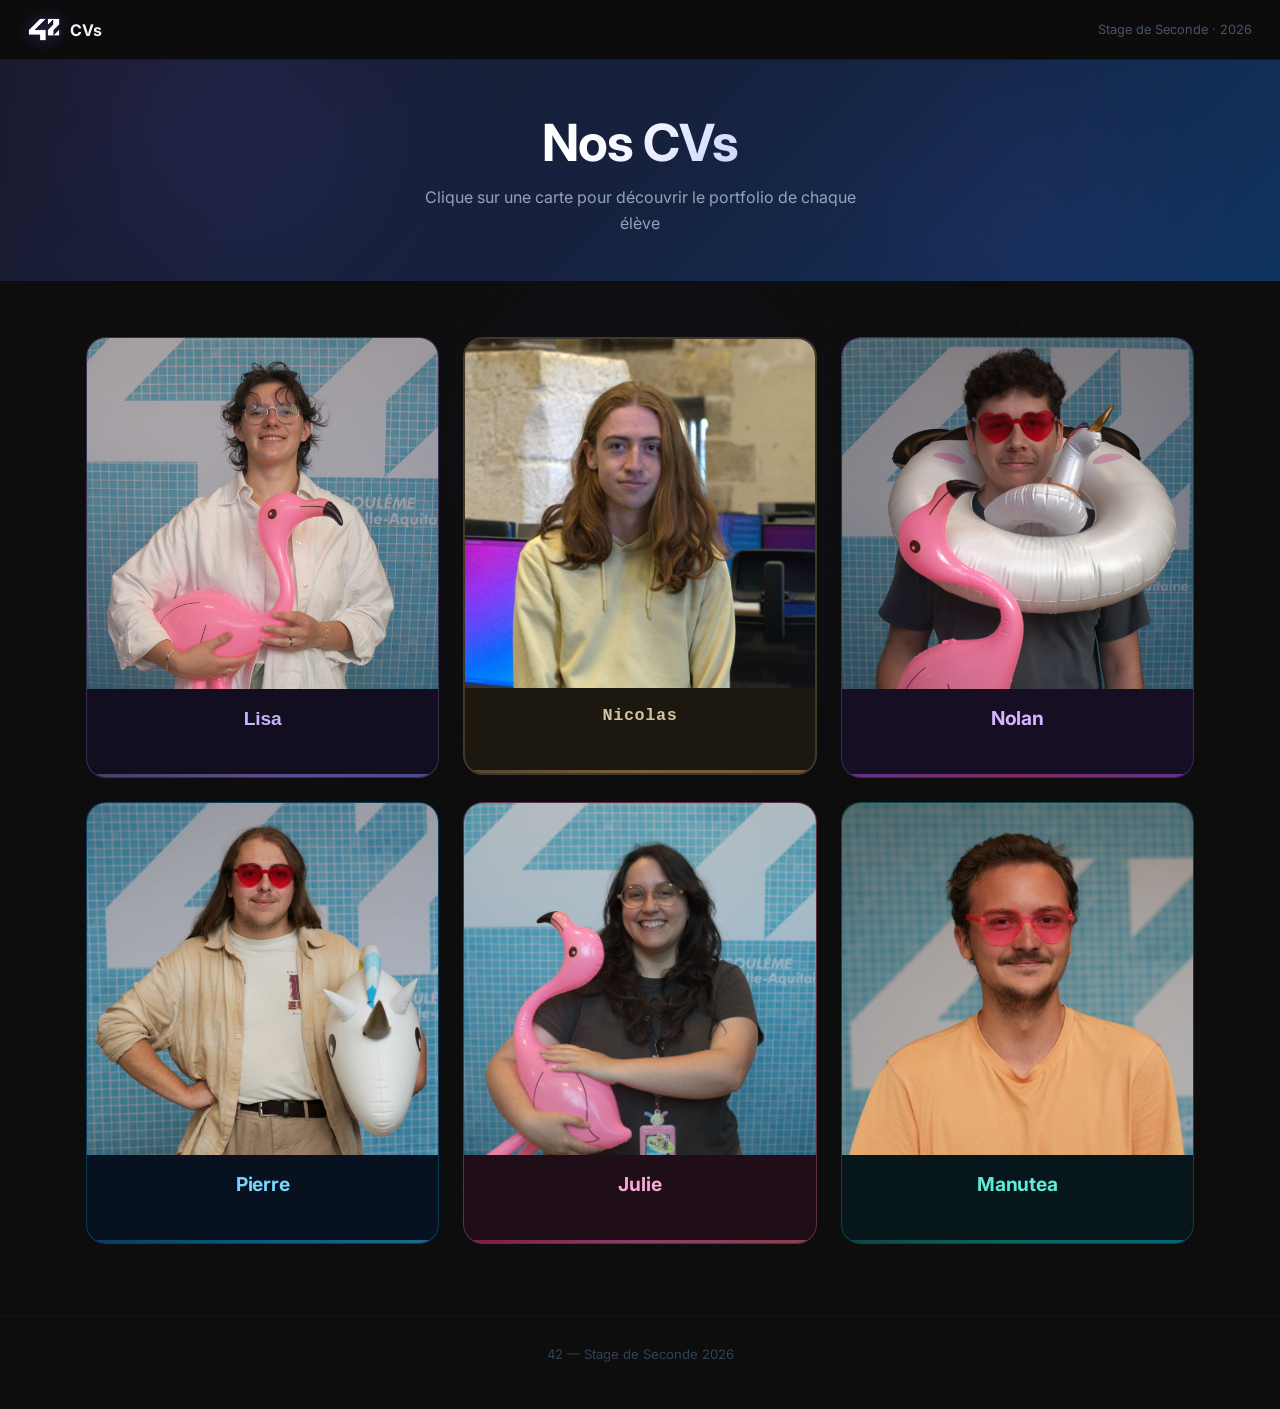
<file: index.html>
<!DOCTYPE html>
<html lang="fr">
  <head>
    <meta charset="UTF-8" />
    <meta name="viewport" content="width=device-width, initial-scale=1.0" />
    <title>42 CVs — Promo</title>
    <link rel="stylesheet" href="https://cdn.jsdelivr.net/npm/bootstrap@5.3.3/dist/css/bootstrap.min.css" />
    <link rel="preconnect" href="https://fonts.googleapis.com" />
    <link rel="preconnect" href="https://fonts.gstatic.com" crossorigin />
    <link href="https://fonts.googleapis.com/css2?family=Inter:wght@400;600;700&display=swap" rel="stylesheet" />
    <link rel="stylesheet" href="css/style.css" />
    <link rel="icon" href="images/Logo.png" />
  </head>
  <body>
    <nav class="topbar">
      <div class="topbar-brand">
        <img src="images/Logo.png" alt="Logo" class="topbar-logo" />
        <span class="topbar-title">CVs</span>
      </div>
      <div class="topbar-meta">
        <span class="topbar-year">Stage de Seconde · 2026</span>
      </div>
    </nav>

    <header class="hero">
      <div class="hero-orb hero-orb--1"></div>
      <div class="hero-orb hero-orb--2"></div>
      <div class="hero-inner">
        <h1 class="hero-title">Nos CVs</h1>
        <p class="hero-subtitle">Clique sur une carte pour découvrir le portfolio de chaque élève</p>
      </div>
    </header>

    <main class="container cards-grid">
      <div class="row g-4 justify-content-center">

        <div class="col-12 col-sm-6 col-lg-4">
          <a href="pages/Lisa/index.html" class="card-link">
            <div class="cv-card cv-card--lisa">
              <div class="cv-card-img-wrap">
                <img src="images/Lisa.png" alt="Lisa" />
              </div>
              <div class="cv-card-body">
                <h2 class="cv-card-name">Lisa</h2>
                <span class="cv-card-cta">Voir le CV →</span>
              </div>
            </div>
          </a>
        </div>

        <div class="col-12 col-sm-6 col-lg-4">
          <a href="pages/Nicolas/index.html" class="card-link">
            <div class="cv-card cv-card--nicolas">
              <div class="cv-card-img-wrap">
                <img src="images/Nicolas.png" alt="Nicolas" />
              </div>
              <div class="cv-card-body">
                <h2 class="cv-card-name">Nicolas</h2>
                <span class="cv-card-cta">Voir le CV →</span>
              </div>
            </div>
          </a>
        </div>

        <div class="col-12 col-sm-6 col-lg-4">
          <a href="pages/Nolan/index.html" class="card-link">
            <div class="cv-card cv-card--nolan">
              <div class="cv-card-img-wrap">
                <img src="images/Nolan.png" alt="Nolan" />
              </div>
              <div class="cv-card-body">
                <h2 class="cv-card-name">Nolan</h2>
                <span class="cv-card-cta">Voir le CV →</span>
              </div>
            </div>
          </a>
        </div>

        <div class="col-12 col-sm-6 col-lg-4">
          <a href="pages/Pierre/index.html" class="card-link">
            <div class="cv-card cv-card--pierre">
              <div class="cv-card-img-wrap">
                <img src="images/Pierre.png" alt="Pierre" />
              </div>
              <div class="cv-card-body">
                <h2 class="cv-card-name">Pierre</h2>
                <span class="cv-card-cta">Voir le CV →</span>
              </div>
            </div>
          </a>
        </div>

        <div class="col-12 col-sm-6 col-lg-4">
          <a href="pages/Julie/index.html" class="card-link">
			<div class="cv-card cv-card--julie">
				<div class="cv-card-img-wrap">
				<img src="images/Julie.png" alt="Julie" />
				</div>
				<div class="cv-card-body">
				<h2 class="cv-card-name">Julie</h2>
                <span class="cv-card-cta">Voir le CV →</span>
				</div>
			</div>
		  </a>
        </div>

        <div class="col-12 col-sm-6 col-lg-4">	
          <a href="pages/Manutea/index.html" class="card-link">
          	<div class="cv-card cv-card--manutea">
            	<div class="cv-card-img-wrap">
              	<img src="images/Manutea.png" alt="Manutea" />
            	</div>
            	<div class="cv-card-body">
              	<h2 class="cv-card-name">Manutea</h2>
                <span class="cv-card-cta">Voir le CV →</span>
            	</div>
          	</div>
		 </a>
        </div>

      </div>
    </main>

    <footer class="site-footer">
      <p>42 — Stage de Seconde 2026</p>
    </footer>

    <script src="https://cdn.jsdelivr.net/npm/bootstrap@5.3.3/dist/js/bootstrap.bundle.min.js"></script>
    <script src="js/script.js"></script>
  </body>
</html>
</file>
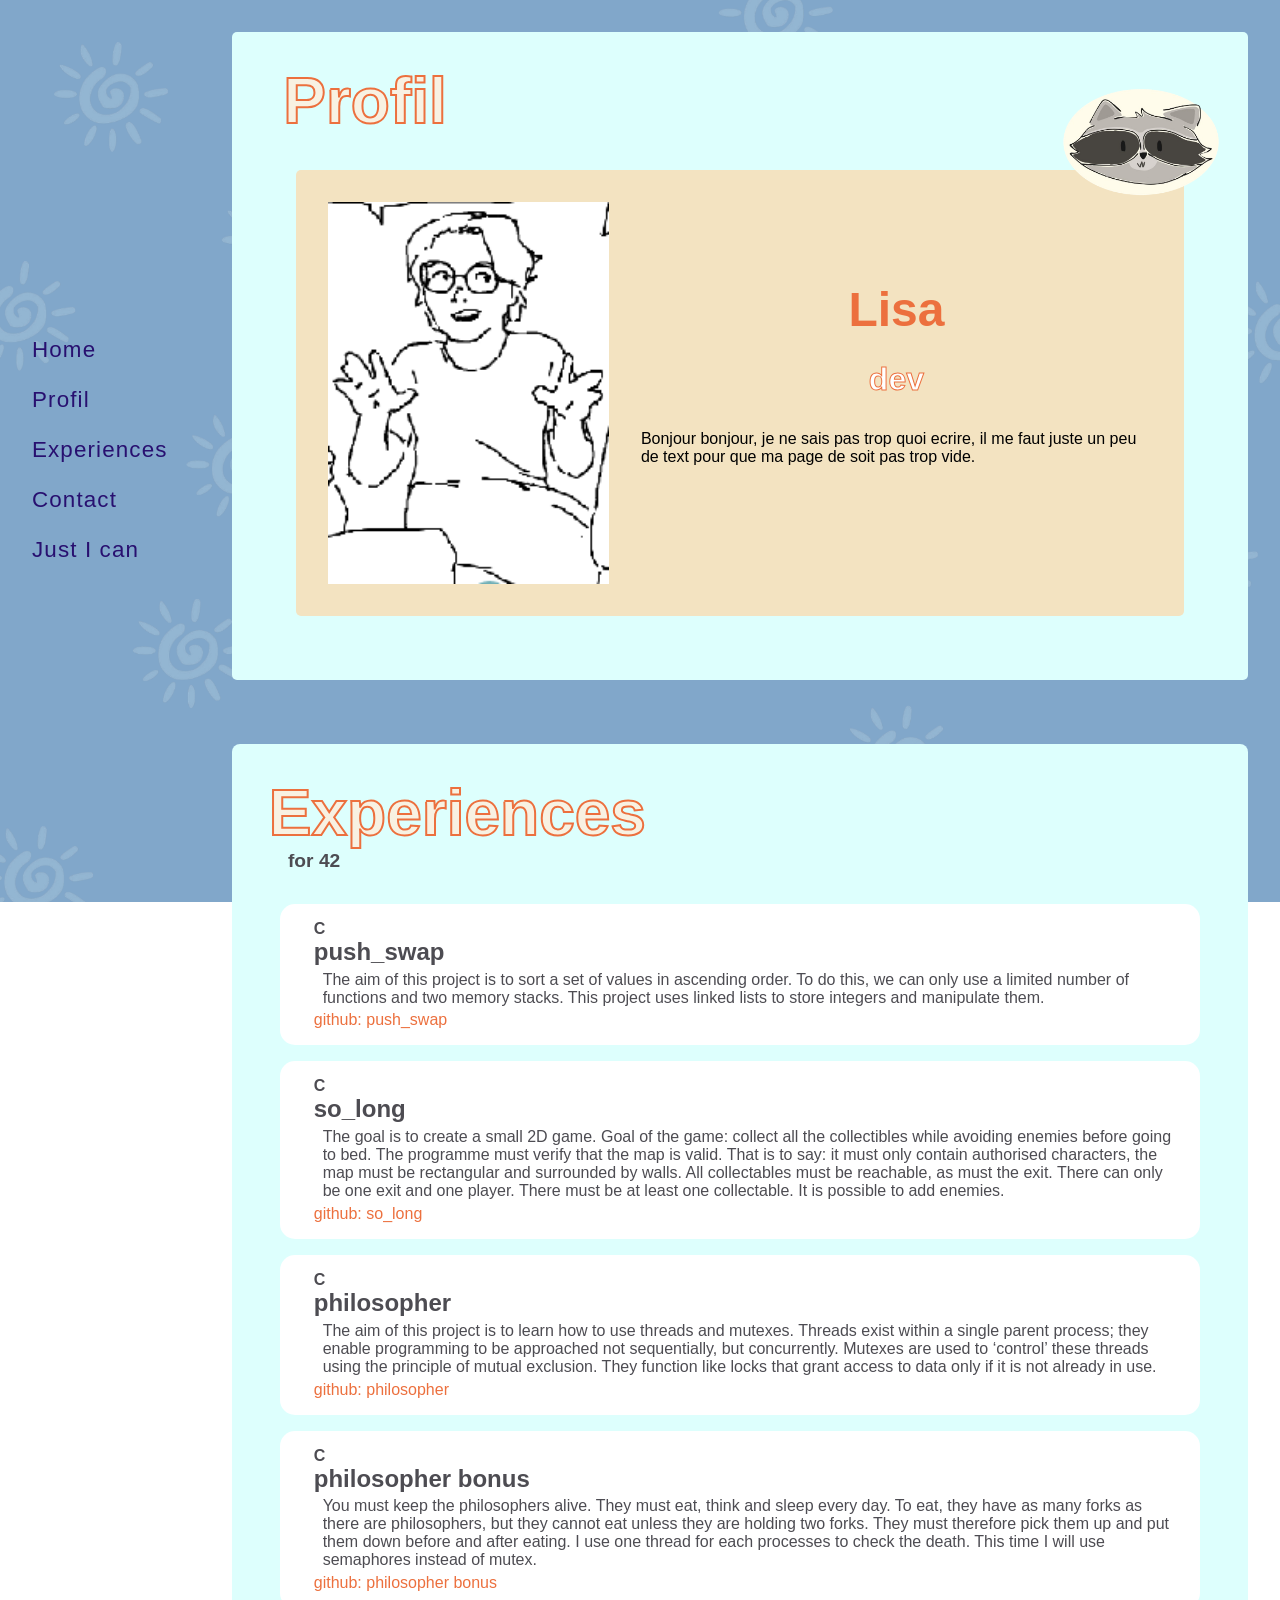
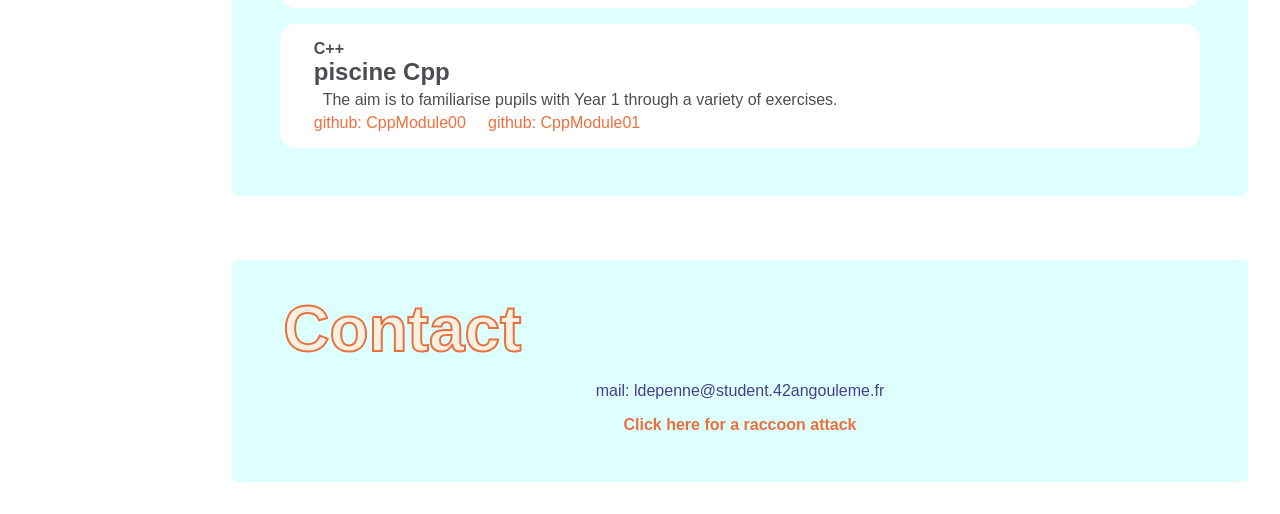
<file: pages/Lisa/index.html>
<!DOCTYPE html>
<html lang="en">

<head>
	<meta charset="utf-8">
	<meta name="author" content="Lisa Depenne">
	<title>Lisa's cv</title>
	<link rel="shortcut icon" href="img/favicon.png">
	<link rel="stylesheet" href="css/style.css">
	<link rel="stylesheet" href="css/profil.css">
	<link rel="stylesheet" href="css/card.css">
	<link rel="stylesheet" href="css/experiences.css">
	<link rel="stylesheet" href="css/contact.css">
</head>

<body>
	<nav class="navbar">
		<a href="../../index.html">Home</a>
		<a href="#profil">Profil</a>
		<a href="#experiences">Experiences</a>
		<a href="#contact">Contact</a>
		<a href="raccoon/index.html">Just I can</a>
	</nav>
	<article id="profil">
		<div class="card">
				<div class="incard">
					<div class="card-face front">
						<div class="card-content">
							<img src="img/favicon.png" alt="raccoon">
						</div>
					</div>
					<div class="card-face back">
						<div class="card-content">
							<p>Pas touche au raccoon 😠</p>
						</div>
					</div>
				</div>
		</div>
		<h1>Profil</h1>
		<div class="profil-content">
			<img class="face" src="img/LisaParRachel.png" alt="Lisa">
			<div class="profil-info">
				<h2>Lisa</h2>
				<h3>dev</h3>
				<p>Bonjour bonjour, je ne sais pas trop quoi ecrire, il me faut juste un peu de text pour que ma page de
					soit pas trop vide.</p>
			</div>
		</div>
	</article>
	<article id="experiences">
		<div class="title">
			<h1>Experiences</h1>
			<h2>for 42</h2>
		</div>
		<div class="experiences-content">
			<section>
				<h3>C</h3>
				<h4>push_swap</h4>
				<p>The aim of this project is to sort a set of values in ascending order. To do this, we can only use a
					limited number of functions and two memory stacks. This project uses linked lists to store integers
					and manipulate them.</p>
				<a href="https://github.com/asil-1/push_swap" target="_blank">github: push_swap</a>
			</section>
			<section>
				<h3>C</h3>
				<h4>so_long</h4>
				<p>The goal is to create a small 2D game. Goal of the game: collect all the collectibles while avoiding
					enemies before going to bed. The programme must verify that the map is valid. That is to say: it
					must only contain authorised characters, the map must be rectangular and surrounded by walls. All
					collectables must be reachable, as must the exit. There can only be one exit and one player. There
					must be at least one collectable. It is possible to add enemies.</p>
				<a href="https://github.com/asil-1/so_long" target="_blank">github: so_long</a>
			</section>
			<section>
				<h3>C</h3>
				<h4>philosopher</h4>
				<p>The aim of this project is to learn how to use threads and mutexes. Threads exist within a single
					parent process; they enable programming to be approached not sequentially, but concurrently. Mutexes
					are used to ‘control’ these threads using the principle of mutual exclusion. They function like
					locks that grant access to data only if it is not already in use.</p>
				<a href="https://github.com/asil-1/philo/tree/main/philo" target="_blank">github: philosopher</a>
			</section>
			<section>
				<h3>C</h3>
				<h4>philosopher bonus</h4>
				<p>You must keep the philosophers alive. They must eat, think and sleep every day. To eat, they have as
					many forks as there are philosophers, but they cannot eat unless they are holding two forks. They
					must therefore pick them up and put them down before and after eating. I use one thread for each
					processes to check the death. This time I will use semaphores instead of mutex.</p>
				<a href="https://github.com/asil-1/philo/tree/main/philo_bonus" target="_blank">github: philosopher
					bonus</a>
			</section>
			<section>
				<h3>C++</h3>
				<h4>piscine Cpp</h4>
				<p>The aim is to familiarise pupils with Year 1 through a variety of exercises.</p>
				<a href="https://github.com/asil-1/CppModule00" target="_blank">github: CppModule00</a>
				<a href="https://github.com/asil-1/CppModule01" target="_blank">github: CppModule01</a>
			</section>
		</div>
	</article>
	<article id="contact">
		<h1>Contact</h1>
		<p>mail: ldepenne@student.42angouleme.fr</p>
		<div class="button">
			<a id="raccoonAttack" href="#">Click here for a raccoon attack</a>
		</div>
	</article>
	<script src="script.js"></script>
</body>

</html>
</file>
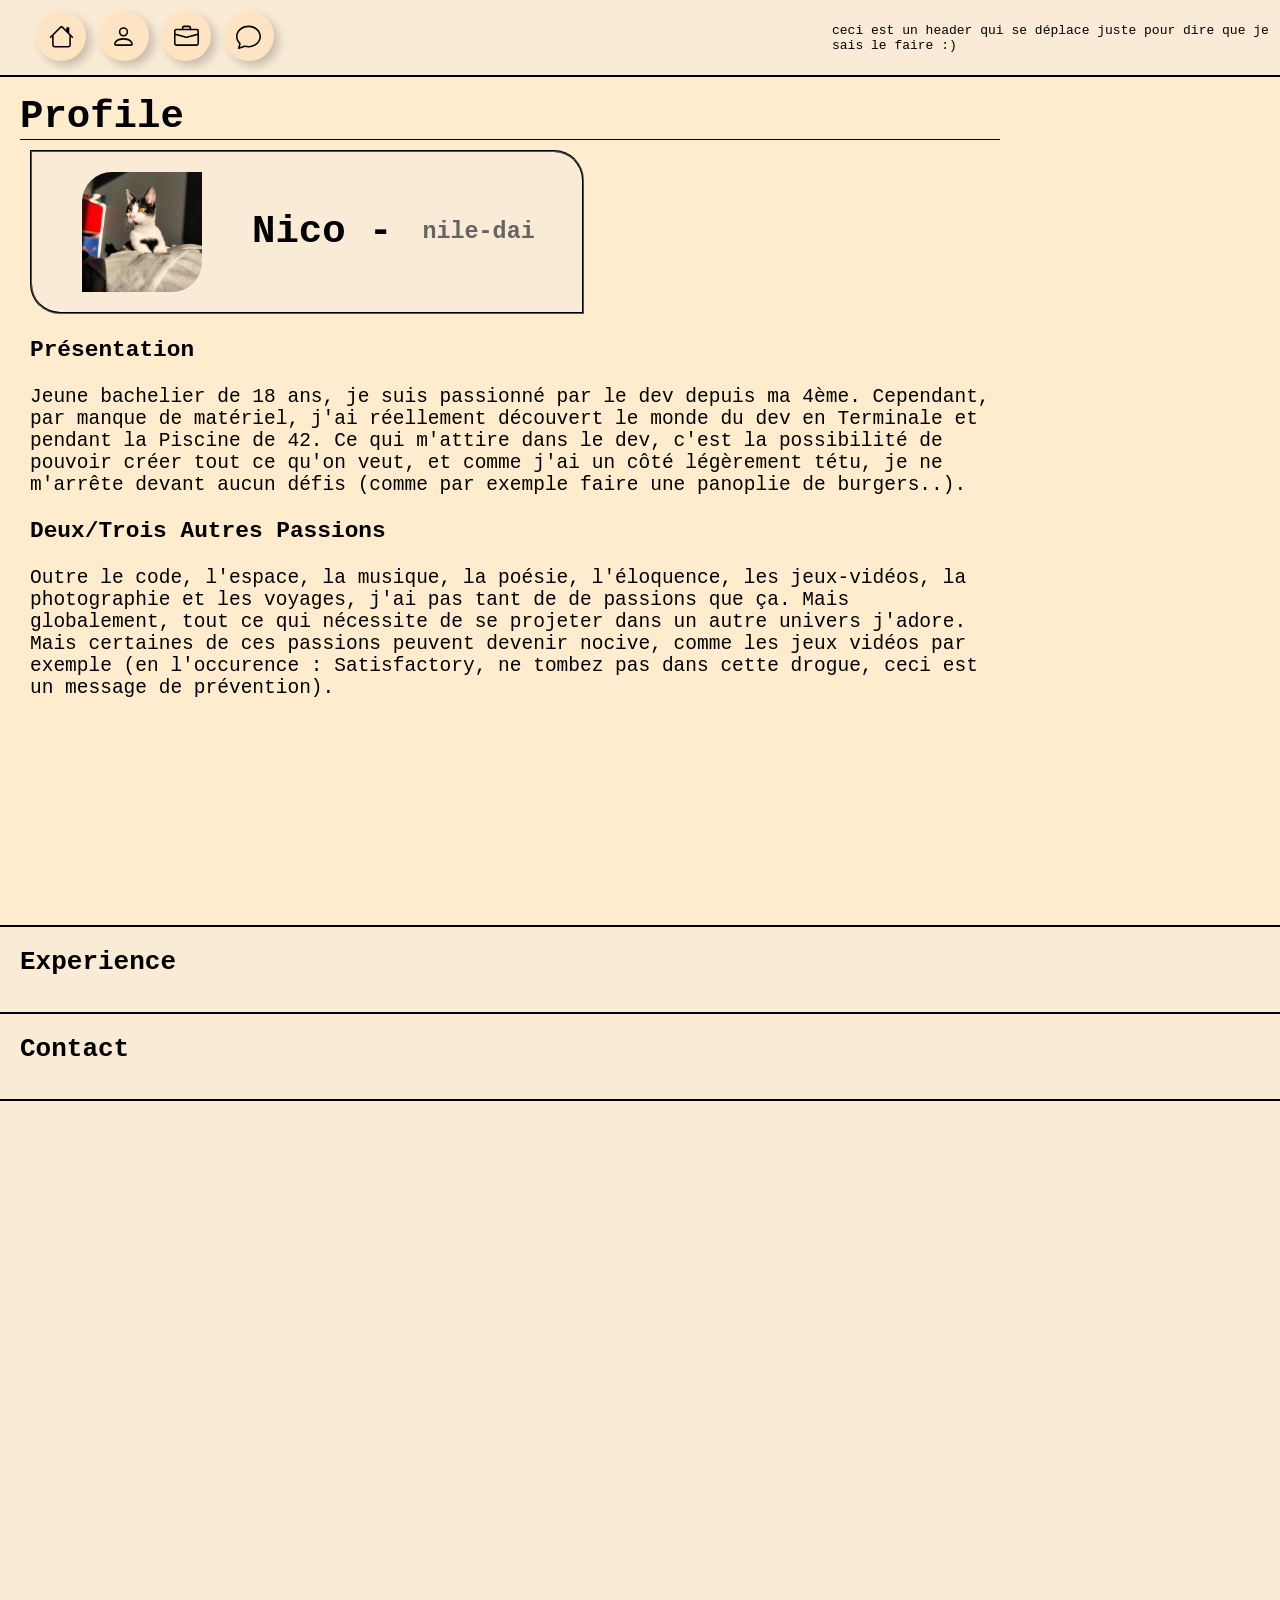
<file: pages/Nicolas/index.html>
<!DOCTYPE html>
<html lang="en">
<head>
	<meta charset="UTF-8">
	<meta name="viewport" content="width=device-width, initial-scale=1.0">
	<title>nile-dai</title>
	<link rel="stylesheet" href="css/style.css">
	<link rel="stylesheet" href="css/mainStyle.css">
</head>
<body>
	<header>
		<aside class="nav">
			<div class="navBar">
				<a href="../../index.html"><button class="logo" id="homeLogo"></button></a>
				<a href="#profil"><button class="logo" id="profilLogo"></button></a>
				<a href="#experience"><button class="logo" id="expLogo"></button></a>
				<a href="#contact"><button class="logo" id="contactLogo"></button></a>
			</div>
		</aside>
		<div class="banner">
			<p>ceci est un header qui se déplace juste pour dire que je sais le faire :) </p>
		</div>
	</header>
	<section class="background">
		<!-- Background part definition -->
		<article class="profil" id="profil"></article>
		<article class="experience" id="experience"></article>
		<article class="contact" id="contact"></article>
	</section>

		<!-- Frontend -->
	<section class="main">
		<article class="sizeDown" id="profilContent">
			<div class="labbel">Profile</div>
			<div class="content reduce">
					<div class="info">
						<div class="photo"></div>
						<div class="name"><h2>Nico -</h2></div>
						<div class="login"><h3>nile-dai</h3></div>
					</div>
					<div class="description">
						<h3>Présentation</h3>
						<p>
							Jeune bachelier de 18 ans, je suis passionné par le dev depuis ma 4ème. 
							Cependant, par manque de matériel, j'ai réellement découvert le monde du dev en 
							Terminale et pendant la Piscine de 42. Ce qui m'attire dans le dev, c'est la possibilité
							de pouvoir créer tout ce qu'on veut, et comme j'ai un côté légèrement tétu, je ne m'arrête 
							devant aucun défis (comme par exemple faire une panoplie de burgers..).
						</p>
						<h3>Deux/Trois Autres Passions</h3>
						<p>
							Outre le code, l'espace, la musique, la poésie, l'éloquence, les jeux-vidéos, la photographie et les voyages, 
							j'ai pas tant de de passions que ça. Mais globalement, tout ce qui nécessite de se projeter dans un autre univers
							j'adore. Mais certaines de ces passions peuvent devenir nocive, comme les jeux vidéos par exemple 
							(en l'occurence : Satisfactory, ne tombez pas dans cette drogue, ceci est un message de prévention).
						</p>
					</div>
			</div>
		</article>
		<article class="sizeDown" id="experienceContent">
			<div class="labbel">Experience</div>
			<div class="content reduce">
				<div class="description">
					<h3>Projets</h3>
					<p>
						Pour l'instant la majorité des gros projets que j'ai fais viennent de 42 (Minishell, So_Long, Cub3D etc...). 
						Comme dit précédemment, j'ai découvert la programmation peu de temps avant de rejoindre 42. Malgré ça,
						quelques projet sont en cours de conceptions (jeux vidéo, utilitaire pour Satisfactory), d'autre en cours
						d'imagination (solveur d'échec et de rubix cubes). On peut également rajouter à ça mon aide sur des projets d'ami.
					</p>
				</div>
				<div class="projectsContainer">
					<div class="consoleHeader">
						<div class="Green macButton"></div>
						<div class="Yellow macButton"></div>
						<div class="Red macButton"></div>
						<div class="consolePath">
							<h3>nile-dai@localhost:~/projects/</h3>
						</div>
					</div>
					<div class="projectContent">

						<!-- A.D.A. Project -->
						<div class="project">
							<a href="https://github.com/nico-ld/A.D.A." target="_blank">
								<div class="projectLink">
									<div class="mainCore"></div>
									<div class="projectLogo gitProject"></div>
									<div class="angle1"></div>
									<div class="angle2"></div>
									<div class="line1"></div>
									<div class="line2"></div>
									<div class="line3"></div>
								</div>
								<div class="projectTitle">
									<h3>ADA.py</h3>
								</div>
							</a>
						</div>

						<!-- Goin Project -->
						<div class="project">
							<a href="https://github.com/nico-ld/goin" target="_blank">
								<div class="projectLink">
									<div class="mainCore"></div>
									<div class="projectLogo gitProject"></div>
									<div class="angle1"></div>
									<div class="angle2"></div>
									<div class="line1"></div>
									<div class="line2"></div>
									<div class="line3"></div>
								</div>
								<div class="projectTitle">
									<h3>goin function.zsh</h3>
								</div>
							</a>
						</div>

						<!-- Bullang Project -->
						<div class="project">
							<a href="https://github.com/My-sidequests/Bullang" target="_blank">
								<div class="projectLink">
									<div class="mainCore"></div>
									<div class="projectLogo gitProject"></div>
									<div class="angle1"></div>
									<div class="angle2"></div>
									<div class="line1"></div>
									<div class="line2"></div>
									<div class="line3"></div>
								</div>
								<div class="projectTitle">
									<h3>bullang.rs</h3>
								</div>
							</a>
						</div>

						<!-- TMR Project -->
						<div class="project">
							<a href="https://themerchantsrepublic.com/" target="_blank">
								<div class="projectLink">
									<div class="mainCore"></div>
									<div class="projectLogo tmrProject"></div>
									<div class="angle1"></div>
									<div class="angle2"></div>
									<div class="line1"></div>
									<div class="line2"></div>
									<div class="line3"></div>
								</div>
								<div class="projectTitle">
									<h3>The Merchant's Republic</h3>
								</div>
							</a>
						</div>
					</div>
				</div>
			</div>
			<div class="additionnalContent reduce"></div>
		</article>
		<article class="sizeDown" id="contactContent">
			<div class="labbel">Contact</div>
			<div class="content reduce">
				<div class="description">
					<h3>Tel. <a href="">0102030405</a></h3>
					<h3>Mail: <a href="mailto:nico27ld@gmail.com" target="_blank">nico27ld@gmail.com</a></h3>
					<h3>Discord : <a href="https://discord.gg/YRHM5xuf" target="_blank">mon serveur</a></h3>
				</div>
			</div>
		</article>
	</section>
</body>
<script src="script.js"></script>
</html>
</file>
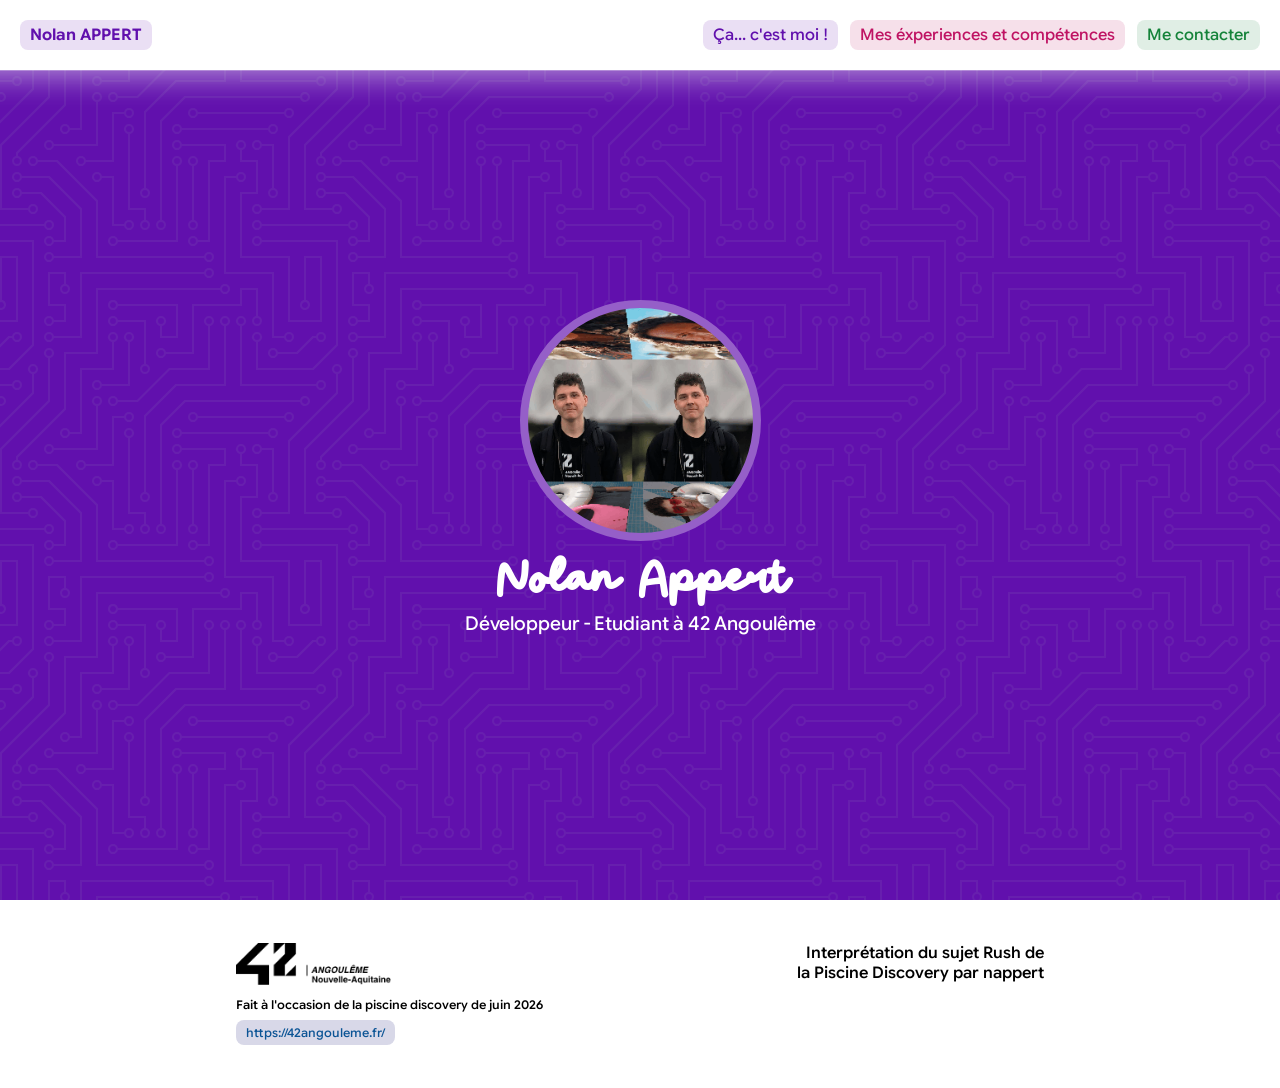
<file: pages/Nolan/index.html>
<!DOCTYPE html>
<html lang="fr">

<head>
	<meta charset="UTF-8">
	<meta name="viewport" content="width=device-width, initial-scale=1.0">
	<link rel="stylesheet" href="style.css">
	<title>CV - nappert</title>
</head>

<body>
	<div id="navbar" class="navbar">
		<a href="../../index.html" id="title" class="button">Nolan APPERT</a>
		<a onclick="change_page(1)" href="#1" id="btn_part1" class="button btn_1">Ça... c'est moi !</a>
		<a onclick="change_page(2)" href="#2" id="btn_part2" class="button btn_2">Mes éxperiences et compétences</a>
		<a onclick="change_page(3)" href="#3" id="btn_part3" class="button btn_3">Me contacter</a>
	</div>
	<div id="navbar" class="navbar_phone">
		<a href="/" id="title" class="button">Nolan APPERT</a>
		<button id="button_menu" class="button_menu button" onclick="open_menu(-1)"><img class="icon_menu"
				src="./assets/img/menu.svg" height="24px" width="24px" /></button>
	</div>
	<div id="nav_menu_list" class="navbar_phone_menu">
		<a onclick="change_page(1)" href="#1" id="btn_part1" class="button btn_1">Ça... c'est moi !</a>
		<a onclick="change_page(2)" href="#2" id="btn_part2" class="button btn_2">Mes éxperiences et compétences</a>
		<a onclick="change_page(3)" href="#3" id="btn_part3" class="button btn_3">Me contacter</a>
	</div>
	<div id="fullpage">
		<div id="container" class="container">
			<div id="part1" class="parts">
				<div onclick="window.location.href = '#egg'" class="nappert-img"></div>
				<h1>Nolan Appert</h1>
				<span>Développeur - Etudiant à 42 Angoulême</span>
			</div>
			<div id="part2" class="parts">
				<h2>Mes éxperiences et compétences</h2>
				<br />
				<section class="bgd">
					<h3>Mes éxperiences<br />(Ouai nan j'ai pas vraiment d'éxperience en fait...)</h3>
					<ul class="tl_list">
						<section class="tl_section">
							<span class="tl_date">29/09/2025<br />05/10/2025</span>
							<span class="tl_dot"></span>
							<li class="tl_elem">
								<h4 class="tl_title">Equipier commercial aux rayons frais / surgelés</h4>
								<span class="tl_place">METRO • Angoulême</span>
								<p class="tl_desc">Mise en rayon, facing (mon dos est parti aux Maldives mais à part ça
									c'était ok)</p>
							</li>
						</section>
						<section class="tl_section">
							<span class="tl_date">Avril 2025</span>
							<span class="tl_dot"></span>
							<li class="tl_elem">
								<h4 class="tl_title">Enquêteur de satisfaction client à bord des trains</h4>
								<span class="tl_place">SAMSIC EMPLOI • Pays de la Loire</span>
								<p class="tl_desc">J'aurais préféré le faire dans le petit train touristique d'Angoulême
								</p>
							</li>
						</section>
						<section class="tl_section">
							<span class="tl_date">Septembre 2025</span>
							<span class="tl_dot"></span>
							<li class="tl_elem">
								<h4 class="tl_title">Enquêteur de satisfaction client à bord des trains</h4>
								<span class="tl_place">SAMSIC EMPLOI • Pays de la Loire</span>
								<p class="tl_desc">Et non je n'étais pas contrôleur</p>
							</li>
						</section>
						<section class="tl_section">
							<span class="tl_date">2022</span>
							<span class="tl_dot"></span>
							<li class="tl_elem">
								<h4 class="tl_title">Stage d'observation</h4>
								<span class="tl_place">Centre de Traitement Informatique de l'Assurance Maladie • Angers
									(49)</span>
								<p class="tl_desc">On m'a invité à manger un rougail saucisse là-bas</p>
							</li>
						</section>
					</ul>
				</section>
				<section>
					<h3>Tech Stack</h3>
					<div class="comp">
						<span class="pill_p">HTML</span>
						<span class="pill_p">CSS</span>
						<span class="pill_p">JavaScript</span>
						<span class="pill_p">TypeScript</span>
						<span class="pill_p">PHP</span>
						<span class="pill_p">C</span>
						<span class="pill_p">Python</span>
						<span class="pill_p">Go</span>
						<span class="pill_p">Dart</span>
						<span class="pill_p">Linux</span>
						<span class="pill_p">Flutter</span>
						<span class="pill_p">Svelte</span>
						<span class="pill_p">Flask</span>
						<span class="pill_p">MySQL / MariaDB</span>
						<span class="pill_p">SQLite</span>
						<span class="pill_p">Git</span>
						<span class="pill_p">Docker</span>
						<span class="pill_p">Drizzle ORM</span>
						<span class="pill_p">Bun</span>
						<span class="pill_p">Figma</span>
					</div>
				</section>
			</div>
			<div id="part3" class="parts">
				<section>
					<h2>Me contacter</h2>
					<div class="comp">
						<span class="pill_g">nappert@student.42angouleme.fr</span>
						<span class="pill_g">+33 7 63 70 20 10</span>
						<span class="pill_g" style="cursor: pointer;"><a href="https://maps.app.goo.gl/wK88oHghowXUgTHL8" target="_blank">La Centrale, 08600 Chooz (bah ouai)</a></span>
					</div>
					<a class="button btn_3 iamabutton" target="_blank" href="https://youtu.be/eyaMGdYIdUQ&pp">je suis un bouton</a>
				</section>
			</div>
		</div>
	</div>
	<footer>
		<div class="footer_container">
			<section>
				<img onclick="window.open('https://42angouleme.fr', '_blank')" class="ft_logo"
					src="./assets/img/logo_white.png" />
				<p>Fait à l'occasion de la piscine discovery de juin 2026</p>
				<a target="_blank" href="https://42angouleme.fr/" class="button btn_link">https://42angouleme.fr/</a>
			</section>
			<section>
				<p class="expl">Interprétation du sujet Rush de la Piscine Discovery par nappert</p>
			</section>
		</div>
	</footer>
	<script lang="js" src="./script.js"></script>
	<a onclick="top_btn()" class="button btn_up">Retour en haut de page</a>
</body>

</html>
</file>
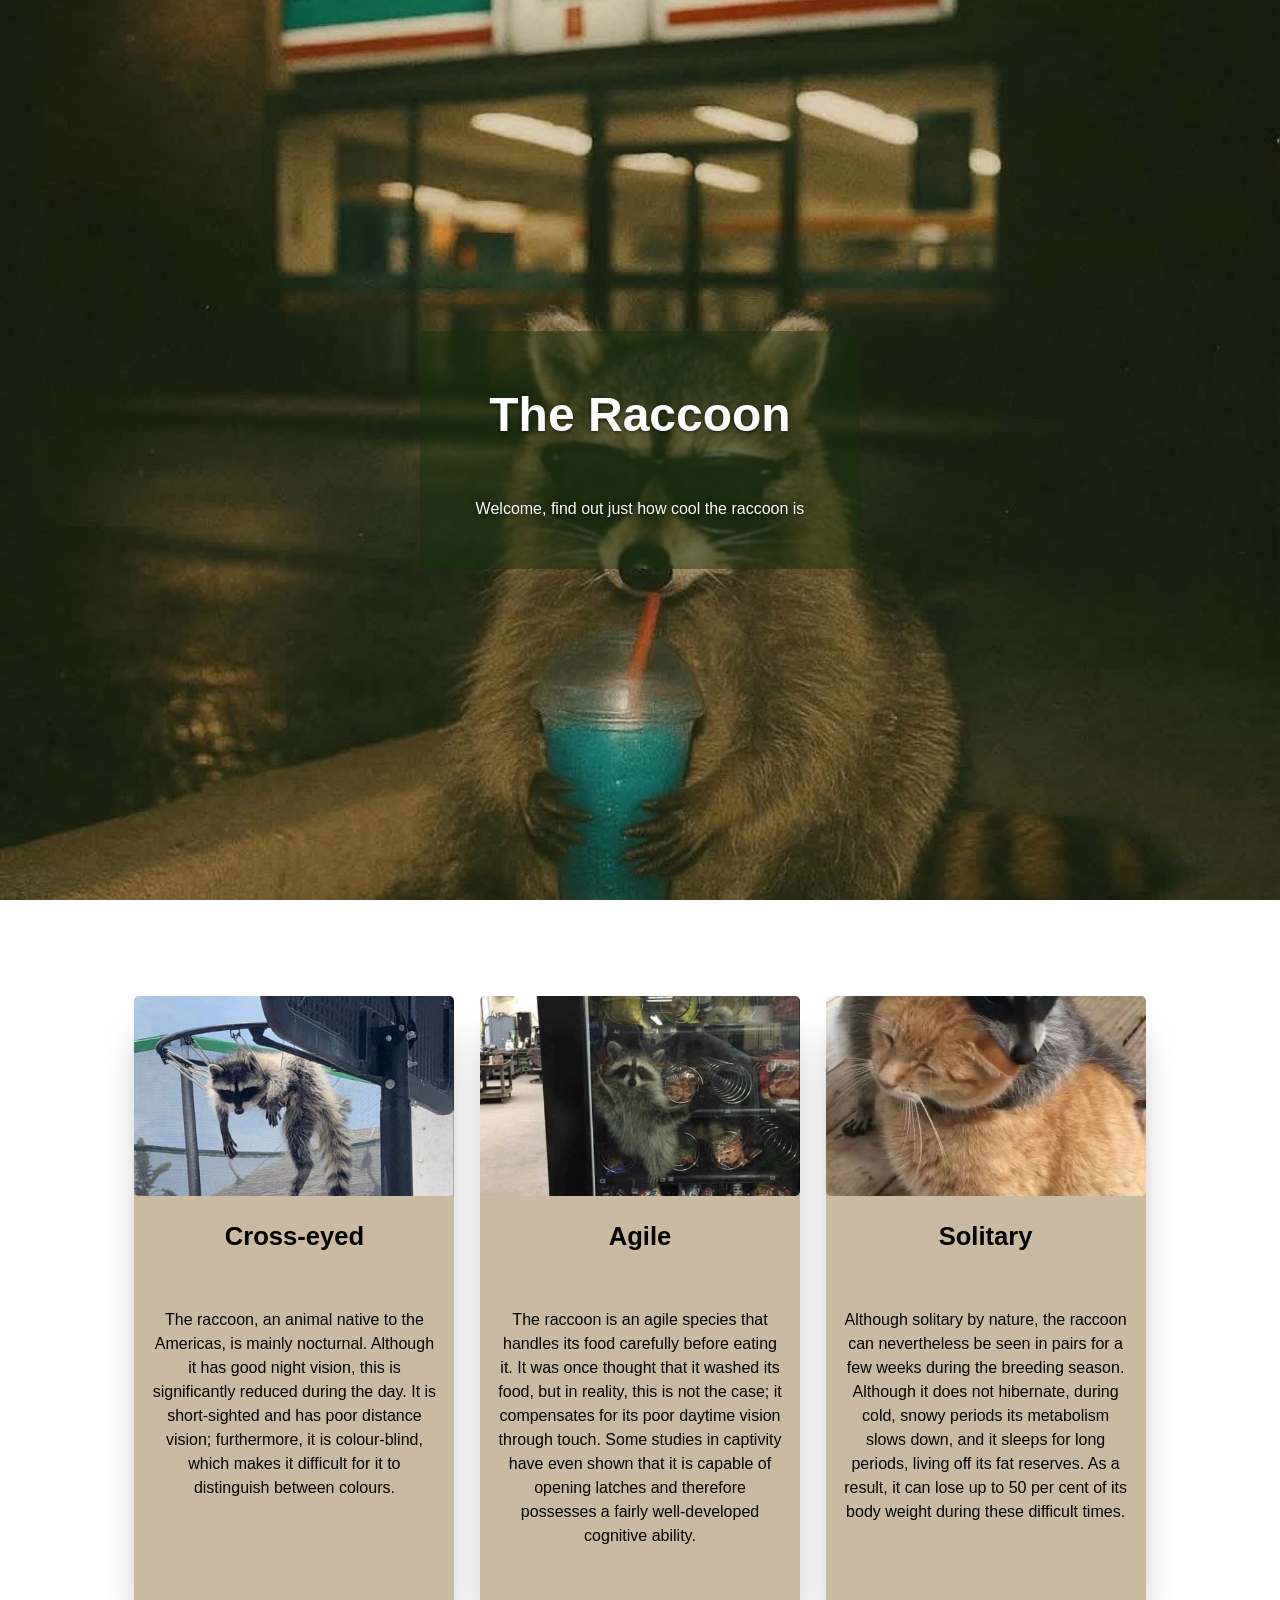
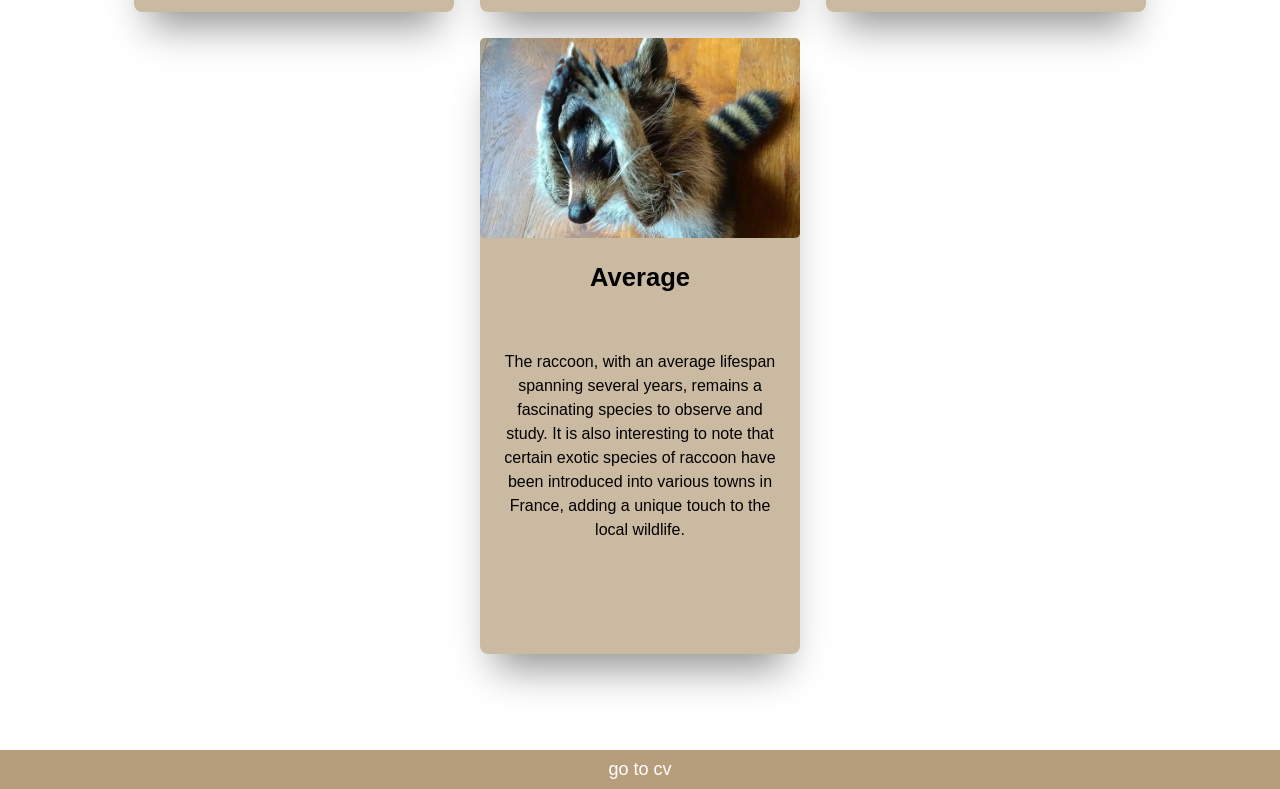
<file: pages/Lisa/raccoon/index.html>
<!DOCTYPE html>
<html lang="en">

<head>
	<meta charset="UTF-8">
	<title>Raccoon</title>
	<link rel="stylesheet" href="style.css">
</head>

<body>
	<section class="parallax-container">
		<div class="welcome">
			<h1>The Raccoon</h1>
			<p>
				Welcome, find out just how cool the raccoon is
			</p>
		</div>
	</section>

	<section class="parallax-container parallax-container2">
		<div class="card">
			<div class="card-img"></div>
			<h3>Cross-eyed</h3>
			<p>
				The raccoon, an animal native to the Americas, is mainly nocturnal. Although it has
				good night vision, this is significantly reduced during the day. It is short-sighted and has poor
				distance
				vision; furthermore, it is colour-blind, which makes it difficult for it to distinguish between
				colours.
			</p>
		</div>
		<div class="card">
			<div class="card-img"></div>
			<h3>Agile</h3>
			<p>
				The raccoon is an agile species that handles its food carefully before eating it.
				It was once thought that it washed its food, but in reality, this is not the case; it compensates
				for its poor daytime vision through touch. Some studies in
				captivity have even shown that it is capable of opening latches and therefore possesses a
				fairly well-developed cognitive ability.
			</p>
		</div>
		<div class="card">
			<div class="card-img"></div>
			<h3>Solitary</h3>
			<p>
				Although solitary by nature, the raccoon can nevertheless be seen in pairs for a few weeks during
				the breeding season. Although it does not hibernate, during cold, snowy periods its metabolism
				slows down, and it sleeps for long periods, living off its fat reserves. As a result, it can
				lose up to 50 per cent of its body weight during these difficult times.
			</p>
		</div>
		<div class="card">
			<div class="card-img"></div>
			<h3>Average</h3>
			<p>
				The raccoon, with an average
				lifespan spanning several years, remains a fascinating species to observe and study. It is also
				interesting to note that certain exotic species of raccoon have been introduced into various
				towns in France, adding a unique touch to the local wildlife.
			</p>
		</div>
	</section>
	<footer>
		<a href="../index.html">go to cv</a>
	</footer>
</body>

</html>
</file>
<file: css/style.css>
*, *::before, *::after {
  box-sizing: border-box;
  margin: 0;
  padding: 0;
}

::-webkit-scrollbar {
  width: 5px;
}
::-webkit-scrollbar-track {
  background: #0d0d0d;
}
::-webkit-scrollbar-thumb {
  background: rgba(99, 102, 241, 0.4);
  border-radius: 99px;
}

body {
  font-family: 'Inter', sans-serif;
  background-color: #0d0d0d;
  background-image: radial-gradient(rgba(255, 255, 255, 0.025) 1px, transparent 1px);
  background-size: 28px 28px;
  color: #f0f0f0;
  min-height: 100vh;
  display: flex;
  flex-direction: column;
  padding-top: 60px;
}

body::before {
  content: '';
  position: fixed;
  inset: 0;
  pointer-events: none;
  background: radial-gradient(700px circle at var(--cx, 50%) var(--cy, 50%), rgba(99, 102, 241, 0.045), transparent 60%);
  z-index: 0;
}

.topbar {
  position: fixed;
  top: 0;
  left: 0;
  right: 0;
  z-index: 100;
  height: 60px;
  display: flex;
  align-items: center;
  justify-content: space-between;
  padding: 0 28px;
  background: rgba(13, 13, 13, 0.75);
  backdrop-filter: blur(20px);
  -webkit-backdrop-filter: blur(20px);
  border-bottom: 1px solid rgba(255, 255, 255, 0.06);
  transition: background 0.3s ease, border-color 0.3s ease;
}

.topbar.scrolled {
  background: rgba(13, 13, 13, 0.92);
  border-color: rgba(255, 255, 255, 0.1);
}

.topbar-brand {
  display: flex;
  align-items: center;
  gap: 10px;
}

.topbar-logo {
  width: 32px;
  height: 32px;
  object-fit: contain;
  filter: drop-shadow(0 0 8px rgba(99, 102, 241, 0.5));
}

.topbar-title {
  font-size: 1rem;
  font-weight: 700;
  color: #f1f5f9;
  letter-spacing: -0.01em;
}

.topbar-meta {
  display: flex;
  align-items: center;
  gap: 14px;
}

.topbar-year {
  font-size: 0.8rem;
  color: #475569;
}

.hero {
  display: flex;
  align-items: center;
  justify-content: center;
  padding: 52px 20px 44px;
  text-align: center;
  background: linear-gradient(135deg, #1a1a2e 0%, #16213e 50%, #0f3460 100%);
  position: relative;
  overflow: hidden;
  z-index: 1;
}

.hero-orb {
  position: absolute;
  border-radius: 50%;
  filter: blur(90px);
  pointer-events: none;
}

.hero-orb--1 {
  width: 260px;
  height: 260px;
  background: #6366f1;
  opacity: 0.13;
  top: -60px;
  left: 8%;
  animation: drift 9s ease-in-out infinite alternate;
}

.hero-orb--2 {
  width: 200px;
  height: 200px;
  background: #a855f7;
  opacity: 0.1;
  bottom: -50px;
  right: 12%;
  animation: drift 12s ease-in-out infinite alternate-reverse;
}

.hero-inner {
  position: relative;
  z-index: 1;
}

.hero-title {
  font-size: clamp(2rem, 5vw, 3.2rem);
  font-weight: 700;
  letter-spacing: -0.02em;
  background: linear-gradient(135deg, #fff 40%, #a5b4fc);
  -webkit-background-clip: text;
  -webkit-text-fill-color: transparent;
  background-clip: text;
  margin-bottom: 12px;
}

.hero-subtitle {
  font-size: 1rem;
  color: #94a3b8;
  max-width: 440px;
  margin: 0 auto;
  line-height: 1.6;
}

.cards-grid {
  padding: 56px 16px 72px;
  flex: 1;
  position: relative;
  z-index: 1;
}

.card-link {
  text-decoration: none;
  display: block;
}

.cv-card {
  background: #181828;
  border: 1px solid rgba(255, 255, 255, 0.07);
  border-radius: 20px;
  overflow: hidden;
  transition: transform 0.3s ease, box-shadow 0.3s ease, border-color 0.3s ease;
  cursor: pointer;
  position: relative;
}

.card-link:hover .cv-card {
  transform: translateY(-8px);
}

.cv-card-img-wrap {
  width: 100%;
  aspect-ratio: 1 / 1;
  overflow: hidden;
  background: #1e1e32;
  position: relative;
}

.cv-card-img-wrap::after {
  content: '';
  position: absolute;
  inset: 0;
  opacity: 0;
  transition: opacity 0.35s ease;
}

.card-link:hover .cv-card-img-wrap::after {
  opacity: 1;
}

.cv-card-img-wrap img {
  width: 100%;
  height: 100%;
  object-fit: cover;
  transition: transform 0.4s ease;
}

.card-link:hover .cv-card-img-wrap img {
  transform: scale(1.06);
}

.cv-card-body {
  padding: 18px 22px 22px;
  text-align: center;
}

.cv-card-name {
  font-size: 1.2rem;
  font-weight: 700;
  color: #f1f5f9;
  letter-spacing: -0.01em;
}

.cv-card-cta {
  display: block;
  font-size: 0.72rem;
  font-weight: 600;
  letter-spacing: 0.08em;
  text-transform: uppercase;
  margin-top: 8px;
  opacity: 0;
  transform: translateY(6px);
  transition: opacity 0.25s ease, transform 0.25s ease;
}

.card-link:hover .cv-card-cta {
  opacity: 1;
  transform: translateY(0);
}

.cv-card::before {
  content: '';
  position: absolute;
  bottom: 0;
  left: 0;
  right: 0;
  height: 3px;
  border-radius: 0 0 20px 20px;
  transition: opacity 0.3s ease;
  opacity: 0.5;
}

.card-link:hover .cv-card::before,
.cv-card:hover::before {
  opacity: 1;
}

.cv-card--lisa {
  background: #130e1f;
  border-color: rgba(149, 117, 205, 0.3);
}
.cv-card--lisa .cv-card-name {
  font-family: 'Gill Sans', 'Gill Sans MT', Calibri, sans-serif;
  color: #c4b5fd;
}
.cv-card--lisa .cv-card-cta { color: #a78bfa; }
.cv-card--lisa::before {
  background: linear-gradient(90deg, #7c6fb0, #a78bfa, #818cf8);
}
.cv-card--lisa .cv-card-img-wrap::after {
  background: linear-gradient(to top, rgba(124, 111, 176, 0.2), transparent 60%);
}
.card-link:hover .cv-card--lisa {
  box-shadow: 0 20px 50px rgba(124, 111, 176, 0.3);
  border-color: rgba(167, 139, 250, 0.5);
}

.cv-card--nicolas {
  background: #1c1810;
  border: 2px solid rgba(139, 115, 85, 0.35);
}
.cv-card--nicolas .cv-card-name {
  font-family: monospace;
  color: #d4c4a0;
  letter-spacing: 0.04em;
  font-size: 1.05rem;
}
.cv-card--nicolas .cv-card-cta { color: #d4a96a; }
.cv-card--nicolas::before {
  background: linear-gradient(90deg, #8b7355, #d4a96a, #c8915a);
}
.cv-card--nicolas .cv-card-img-wrap::after {
  background: linear-gradient(to top, rgba(139, 115, 85, 0.22), transparent 60%);
}
.card-link:hover .cv-card--nicolas {
  box-shadow: 0 20px 50px rgba(139, 115, 85, 0.3);
  border-color: rgba(212, 169, 106, 0.6);
}

.cv-card--nolan {
  background: #160e22;
  border-color: rgba(168, 85, 247, 0.3);
}
.cv-card--nolan .cv-card-name { color: #d8b4fe; }
.cv-card--nolan .cv-card-cta { color: #a855f7; }
.cv-card--nolan::before {
  background: linear-gradient(90deg, #a855f7, #ec4899, #a855f7);
}
.cv-card--nolan .cv-card-img-wrap::after {
  background: linear-gradient(to top, rgba(168, 85, 247, 0.2), transparent 60%);
}
.card-link:hover .cv-card--nolan {
  box-shadow: 0 20px 50px rgba(168, 85, 247, 0.3);
  border-color: rgba(168, 85, 247, 0.6);
}

.cv-card--pierre {
  background: #08111f;
  border-color: rgba(14, 165, 233, 0.3);
}
.cv-card--pierre .cv-card-name { color: #7dd3fc; }
.cv-card--pierre .cv-card-cta { color: #0ea5e9; }
.cv-card--pierre::before {
  background: linear-gradient(90deg, #0369a1, #0ea5e9, #38bdf8);
}
.cv-card--pierre .cv-card-img-wrap::after {
  background: linear-gradient(to top, rgba(14, 165, 233, 0.2), transparent 60%);
}
.card-link:hover .cv-card--pierre {
  box-shadow: 0 20px 50px rgba(14, 165, 233, 0.3);
  border-color: rgba(56, 189, 248, 0.6);
}

.cv-card--julie {
  background: #1f0e18;
  border-color: rgba(244, 114, 182, 0.3);
}
.cv-card--julie .cv-card-name { color: #f9a8d4; }
.cv-card--julie .cv-card-cta { color: #f472b6; }
.cv-card--julie::before {
  background: linear-gradient(90deg, #db2777, #f472b6, #fb7185);
}
.cv-card--julie .cv-card-img-wrap::after {
  background: linear-gradient(to top, rgba(244, 114, 182, 0.2), transparent 60%);
}
.cv-card--julie:hover {
  transform: translateY(-8px);
  box-shadow: 0 20px 50px rgba(244, 114, 182, 0.3);
  border-color: rgba(244, 114, 182, 0.6);
}

.cv-card--manutea {
  background: #06161a;
  border-color: rgba(20, 184, 166, 0.3);
}
.cv-card--manutea .cv-card-name { color: #5eead4; }
.cv-card--manutea .cv-card-cta { color: #14b8a6; }
.cv-card--manutea::before {
  background: linear-gradient(90deg, #0f766e, #14b8a6, #06b6d4);
}
.cv-card--manutea .cv-card-img-wrap::after {
  background: linear-gradient(to top, rgba(20, 184, 166, 0.2), transparent 60%);
}
.cv-card--manutea:hover {
  transform: translateY(-8px);
  box-shadow: 0 20px 50px rgba(20, 184, 166, 0.3);
  border-color: rgba(20, 184, 166, 0.6);
}

.site-footer {
  text-align: center;
  padding: 28px 16px;
  color: #334155;
  font-size: 0.82rem;
  border-top: 1px solid rgba(255, 255, 255, 0.04);
  position: relative;
  z-index: 1;
}

.cv-card.reveal {
  animation: fadeUp 0.5s ease both;
}

@keyframes fadeUp {
  from {
    opacity: 0;
    transform: translateY(28px);
  }
  to {
    opacity: 1;
    transform: translateY(0);
  }
}

@keyframes drift {
  from { transform: translate(0, 0); }
  to { transform: translate(20px, 18px); }
}

@media (max-width: 575px) {
  .cards-grid {
    padding: 36px 12px 56px;
  }
  .hero {
    padding: 40px 16px 36px;
  }
  .topbar-year {
    display: none;
  }
}
</file>
<file: pages/Lisa/css/style.css>
* {
	box-sizing: border-box;
}

html,
body {
	margin: 0;
	font-family: 'Gill Sans', sans-serif;
	/* background-color: rgb(129, 167, 202); */
	background-image: url(../img/background.png);
	scroll-behavior: smooth;
	min-width: 735px;
	background-attachment: fixed;
	background-position: center;
	background-repeat: no-repeat;
	background-size: cover;
}

body {
	display: flex;
	flex-direction: column;
	min-height: 100vh;
}

.navbar {
	position: fixed;
	top: 0;
	left: 0;
	width: 200px;
	height: 100vh;
	display: flex;
	flex-direction: column;
	margin-left: 2em;
	justify-content: center;
	gap: 1.5rem;
	padding: 2rem 0;

	a {
		color: #281070;
		text-decoration: none;
		font-size: 1.4em;
		letter-spacing: 0.05em;
		transition: color 0.2s;
	}

	a:hover {
		color: rgb(221, 255, 253);
	}
}
</file>
<file: pages/Lisa/css/profil.css>
#profil {
	position: relative;
	background-color: rgb(221, 255, 253);
	margin-left: 200px;
	margin: 2em 2em 2em calc(200px + 2em);
	border-radius: 5px;
	padding: 2rem;
}

#profil h1 {
	margin: 0 0 0 .3em;
	color: #f8f1e2;
	-webkit-text-stroke-width: 2px;
	-webkit-text-stroke-color: #ec703e;
	font-size: 4em;
}


.profil-content {
	display: flex;
	border-radius: 5px;
	margin: 2em;
	padding: 1em;
	background-color: #f3e3c1;

	.face {
		padding: 1em;
		width: 30em;
	}
	h2 {
		margin: 2em 0 .5em 0;
		display: flex;
		justify-content: center;
		font-size: 3em;
		color: #ec703e;
	}
	h3 {
		margin: .5em 0 1em 0;
		display: flex;
		justify-content: center;
		font-size: 2em;
		color: #ffffff;
		-webkit-text-stroke-width: 1px;
		-webkit-text-stroke-color: #ec703e;
	}
	p {
		margin: 1em;
		display: flex;
		justify-content: center;
		overflow: hidden;
	}
}
</file>
<file: pages/Lisa/css/card.css>
.card {
	width: 10%;
	position: absolute;
	top: 6em;
	right: 2.5em;
	margin: 1em;
}

.incard {
	perspective: 1000px;
	width: 100%;
	height: 100%;
	transform-style: preserve-3d;
	transition: transform 0.5s;
}

.incard:hover {
	transform: rotateY(180deg);
}

.card-face {
	position: absolute;
	width: 100%;
	height: 100%;
	backface-visibility: hidden;
	display: flex;
	align-items: center;
	justify-content: center;
	border-radius: 15px;
	background-color: rgb(255, 250, 232);
}

.card-face.front {
	transform: rotateY(0deg);
}

.card-face.back {
	transform: rotateY(180deg);
}

.card-content {
	text-align: center;

	img {
		width: 10em;
	}
	p {
		color: brown;
		font-weight: bold;
	}
}
</file>
<file: pages/Lisa/css/experiences.css>
#experiences {
	position: relative;
	background-color: rgb(221, 255, 253);
	margin-left: 200px;
	margin: 2em 2em 2em calc(200px + 2em);
	border-radius: 8px;
	padding: 2rem;
}

#experiences img {
	width: 7%;
	position: absolute;
	right: 2em;
	top: 1.5em;
	margin: 1em;
	color: #ec703e;
}

.title {
	margin: 0 0 2em .3em;

	h1 {
		margin: 0;
		color: #f8f1e2;;
		-webkit-text-stroke-width: 2px;
		-webkit-text-stroke-color: #ec703e;
		font-size: 4em;
	}
	h2 {
		margin: 0 0 0 1em;
		color: #4d4c52;
		font-size: 1.2em;
	}
}

.experiences-content {

	section {
		border-radius: 15px;
		background-color: #ffffff;
		margin: 1em;
		padding: 1em;
		color: #4d4c52;
		overflow: hidden;
	}
	h3 {
		margin: 0 0 0 2%;
		font-size: 1em;
	}
	h4 {
		margin: 0 0 0 2%;
		font-size: 1.5em;
	}
	p {
		margin: .3em .3em .3em 3%;
	}
	a {
		margin: 0 0 0 2%;
		text-decoration: none;
		color: #ec703e;
	}
	a:hover {
		color: #230983;
	}
}
</file>
<file: pages/Lisa/css/contact.css>
#contact {
	position: relative;
	background-color: rgb(221, 255, 253);
	margin-left: 200px;
	margin: 2em 2em 2em calc(200px + 2em);
	border-radius: 5px;
	padding: 2rem;
}

#contact h1 {
	margin: 0 0 0 .3em;
	color: #f8f1e2;
	-webkit-text-stroke-width: 2px;
	-webkit-text-stroke-color: #ec703e;
	font-size: 4em;
}

#contact p {
	display: flex;
	justify-content: center;
	color: darkslateblue;
}

.button {
	display: flex;
	justify-content: center;
	margin: 1em;
}

.button a {
	text-decoration: none;
	font-size: 1em;
	font-weight: bold;
	color: #ec703e;
}
</file>
<file: pages/Nicolas/css/style.css>
html {
	height: 100%;
	width: 100%;
	scroll-behavior: smooth;
}

body {
	height: 100%;
	width: 100%;
	margin: auto;
	font-family: monospace;
	background-color: antiquewhite;
}

header {
	position: fixed;
	top: 0px;
	height: 75px;
	width: 100%;
	display: flex;
	align-items: center;
	flex-direction: row;
	justify-content: space-between;
	background-color: antiquewhite;
	border-bottom: 2px solid black;
	z-index: 10;
}

.navBar {
	width: 250px;
	height: 50px;
	margin-left: 30px;
	display: flex;
	flex-direction: row;
	align-items: center;
	justify-content: space-around;
}

.logo {
	position: relative;
	width: 50px;
	height: 50px;
	border: none;
	border-radius: 50%;
	box-shadow: 5px 5px 10px 0px rgba(0, 0, 0, 0.2);
	background-color: bisque;
	transition: transform 0.5s ease;
	
	&::before, &::after {
		content: '';
		position: absolute;
		inset: 0;
		background-repeat: no-repeat;
		background-position: center;
		background-size: 50%;
		border-radius: 50%;
		transition: opacity 0.5s ease;
	}

	&:active {
		transform: scale(0.9);
	}
}

#homeLogo {
	&::before {
		background-image: url('data:image/svg+xml,%3Csvg xmlns=%22http://www.w3.org/2000/svg%22 viewBox=%220 0 16 16%22 fill=%22currentColor%22%3E%3Cpath d=%22M8.707 1.5a1 1 0 0 0-1.414 0L.646 8.146a.5.5 0 0 0 .708.708L2 8.207V13.5A1.5 1.5 0 0 0 3.5 15h9a1.5 1.5 0 0 0 1.5-1.5V8.207l.646.647a.5.5 0 0 0 .708-.708L13 5.793V2.5a.5.5 0 0 0-.5-.5h-1a.5.5 0 0 0-.5.5v1.293zM13 7.207V13.5a.5.5 0 0 1-.5.5h-9a.5.5 0 0 1-.5-.5V7.207l5-5z%22/%3E%3C/svg%3E');
		opacity: 1;
	}
	&::after {
		background-image: url('data:image/svg+xml,%3Csvg xmlns=%22http://www.w3.org/2000/svg%22 viewBox=%220 0 16 16%22 fill=%22bisque%22%3E%3Cpath d=%22M8.707 1.5a1 1 0 0 0-1.414 0L.646 8.146a.5.5 0 0 0 .708.708L2 8.207V13.5A1.5 1.5 0 0 0 3.5 15h9a1.5 1.5 0 0 0 1.5-1.5V8.207l.646.647a.5.5 0 0 0 .708-.708L13 5.793V2.5a.5.5 0 0 0-.5-.5h-1a.5.5 0 0 0-.5.5v1.293zM13 7.207V13.5a.5.5 0 0 1-.5.5h-9a.5.5 0 0 1-.5-.5V7.207l5-5z%22/%3E%3C/svg%3E');
		background-color: rgb(155, 138, 118);
		opacity: 0;
	}

	&:hover::before {
		opacity: 0;
	}
	&:hover::after {
		opacity: 1;
	}
}

#profilLogo {
	&::before {
		background-image: url('data:image/svg+xml,%3Csvg xmlns=%22http://www.w3.org/2000/svg%22 viewBox=%220 0 16 16%22 fill=%22currentColor%22%3E%3Cpath d=%22M8 8a3 3 0 1 0 0-6 3 3 0 0 0 0 6m2-3a2 2 0 1 1-4 0 2 2 0 0 1 4 0m4 8c0 1-1 1-1 1H3s-1 0-1-1 1-4 6-4 6 3 6 4m-1-.004c-.001-.246-.154-.986-.832-1.664C11.516 10.68 10.289 10 8 10s-3.516.68-4.168 1.332c-.678.678-.83 1.418-.832 1.664z%22/%3E%3C/svg%3E');	
		opacity: 1;
	}
	&::after {
		background-image: url('data:image/svg+xml,%3Csvg xmlns=%22http://www.w3.org/2000/svg%22 viewBox=%220 0 16 16%22 fill=%22bisque%22%3E%3Cpath d=%22M8 8a3 3 0 1 0 0-6 3 3 0 0 0 0 6m2-3a2 2 0 1 1-4 0 2 2 0 0 1 4 0m4 8c0 1-1 1-1 1H3s-1 0-1-1 1-4 6-4 6 3 6 4m-1-.004c-.001-.246-.154-.986-.832-1.664C11.516 10.68 10.289 10 8 10s-3.516.68-4.168 1.332c-.678.678-.83 1.418-.832 1.664z%22/%3E%3C/svg%3E');
		background-color: rgb(155, 138, 118);
		opacity: 0;
	}

	&:hover::before {
		opacity: 0;
	}
	&:hover::after {
		opacity: 1;
	}
}

#expLogo {
	&::before {
		background-image: url('data:image/svg+xml,%3Csvg xmlns=%22http://www.w3.org/2000/svg%22 viewBox=%220 0 16 16%22 fill=%22currentColor%22%3E%3Cpath d=%22M6.5 1A1.5 1.5 0 0 0 5 2.5V3H1.5A1.5 1.5 0 0 0 0 4.5v8A1.5 1.5 0 0 0 1.5 14h13a1.5 1.5 0 0 0 1.5-1.5v-8A1.5 1.5 0 0 0 14.5 3H11v-.5A1.5 1.5 0 0 0 9.5 1zm0 1h3a.5.5 0 0 1 .5.5V3H6v-.5a.5.5 0 0 1 .5-.5m1.886 6.914L15 7.151V12.5a.5.5 0 0 1-.5.5h-13a.5.5 0 0 1-.5-.5V7.15l6.614 1.764a1.5 1.5 0 0 0 .772 0M1.5 4h13a.5.5 0 0 1 .5.5v1.616L8.129 7.948a.5.5 0 0 1-.258 0L1 6.116V4.5a.5.5 0 0 1 .5-.5%22/%3E%3C/svg%3E');	
		opacity: 1;
	}
	&::after {
		background-image: url('data:image/svg+xml,%3Csvg xmlns=%22http://www.w3.org/2000/svg%22 viewBox=%220 0 16 16%22 fill=%22bisque%22%3E%3Cpath d=%22M6.5 1A1.5 1.5 0 0 0 5 2.5V3H1.5A1.5 1.5 0 0 0 0 4.5v8A1.5 1.5 0 0 0 1.5 14h13a1.5 1.5 0 0 0 1.5-1.5v-8A1.5 1.5 0 0 0 14.5 3H11v-.5A1.5 1.5 0 0 0 9.5 1zm0 1h3a.5.5 0 0 1 .5.5V3H6v-.5a.5.5 0 0 1 .5-.5m1.886 6.914L15 7.151V12.5a.5.5 0 0 1-.5.5h-13a.5.5 0 0 1-.5-.5V7.15l6.614 1.764a1.5 1.5 0 0 0 .772 0M1.5 4h13a.5.5 0 0 1 .5.5v1.616L8.129 7.948a.5.5 0 0 1-.258 0L1 6.116V4.5a.5.5 0 0 1 .5-.5%22/%3E%3C/svg%3E');	
		background-color: rgb(155, 138, 118);
		opacity: 0;
	}

	&:hover::before {
		opacity: 0;
	}
	&:hover::after {
		opacity: 1;
	}
}

#contactLogo {
	&::before {
		background-image: url('data:image/svg+xml,%3Csvg xmlns=%22http://www.w3.org/2000/svg%22 viewBox=%220 0 16 16%22 fill=%22currentColor%22%3E%3Cpath d=%22M2.678 11.894a1 1 0 0 1 .287.801 11 11 0 0 1-.398 2c1.395-.323 2.247-.697 2.634-.893a1 1 0 0 1 .71-.074A8 8 0 0 0 8 14c3.996 0 7-2.807 7-6s-3.004-6-7-6-7 2.808-7 6c0 1.468.617 2.83 1.678 3.894m-.493 3.905a22 22 0 0 1-.713.129c-.2.032-.352-.176-.273-.362a10 10 0 0 0 .244-.637l.003-.01c.248-.72.45-1.548.524-2.319C.743 11.37 0 9.76 0 8c0-3.866 3.582-7 8-7s8 3.134 8 7-3.582 7-8 7a9 9 0 0 1-2.347-.306c-.52.263-1.639.742-3.468 1.105%22/%3E%3C/svg%3E');
		opacity: 1;
	}
	&::after {
		background-image: url('data:image/svg+xml,%3Csvg xmlns=%22http://www.w3.org/2000/svg%22 viewBox=%220 0 16 16%22 fill=%22bisque%22%3E%3Cpath d=%22M2.678 11.894a1 1 0 0 1 .287.801 11 11 0 0 1-.398 2c1.395-.323 2.247-.697 2.634-.893a1 1 0 0 1 .71-.074A8 8 0 0 0 8 14c3.996 0 7-2.807 7-6s-3.004-6-7-6-7 2.808-7 6c0 1.468.617 2.83 1.678 3.894m-.493 3.905a22 22 0 0 1-.713.129c-.2.032-.352-.176-.273-.362a10 10 0 0 0 .244-.637l.003-.01c.248-.72.45-1.548.524-2.319C.743 11.37 0 9.76 0 8c0-3.866 3.582-7 8-7s8 3.134 8 7-3.582 7-8 7a9 9 0 0 1-2.347-.306c-.52.263-1.639.742-3.468 1.105%22/%3E%3C/svg%3E');
		background-color: rgb(155, 138, 118);
		opacity: 0;
	}

	&:hover::before {
		opacity: 0;
	}
	&:hover::after {
		opacity: 1;
	}
}

.banner {
	width: 35%;
	animation: headerAnimation 30s linear infinite alternate;
}

@keyframes headerAnimation {
	0% { 
		transform: translate(100%);
		opacity: 1;
	}
	100% {
		transform: translateX(-10%);
		opacity: 1;
	}
}

/* ======== Background ======= */

.background {
	width: 100%;
}

.profil {
	width: 100%;
	height: 70vh;
}

.experience {
	width: 100%;
	height: 70vh;
}

.contact {
	width: 100%;
	height: 70vh;
}

/* JS classes */

.sizeUp {
	height: 90vh;

	.labbel {
		font-size: 3em;
	}
}

.sizeDown {
	height: 5vh;

	.labbel {
		font-size: 2em;
	}
}

.reduce {
	clip-path: inset(0 0 100% 0);
}

.maximise {
	clip-path: inset(0 0 0% 0);
}
</file>
<file: pages/Nicolas/css/mainStyle.css>
.main {
	width: 100%;
	height: calc(100vh - 75px);
	position: fixed;
	top: 75px;
	transition: height 0.3s ease;
	z-index: 3;

	article {
		padding: 20px;
		border-bottom: 2px double black;
		display: flex;
		flex-direction: column;
	}
}

.labbel {
	font-family: monospace;
	font-weight: 700;
	transition: font-size 0.3s ease;
}

.content {
	min-width: 500px;
	width: 75vw;
	max-width: 1000px;
	height: 90%;
	border-top: 1px solid black;
	padding: 10px;
	transition: clip-path 0.3s ease;
	padding-bottom: 150px;
	overflow: scroll;
}

.description {
	font-size: 1.5em;
	min-width: 50vw;
	max-width: 100%;
}

#profilContent {
	top: 0px;
	background-color:#faebd7;
	transition: height 0.3s ease;
	
	.info {
		width: 500px;
		display: flex;
		flex-direction: row;
		align-items: center;
		font-family: monospace;
		padding: 20px 0 20px 50px;
		border-radius: 0 30px 0 30px;
		background-color: antiquewhite;
		border: 2px groove black;
	
		h2 {
			font-size: 3em;
		}
	
		h3 {
			font-size: 1.8em;
			color: rgb(100, 100, 100);
		}
	}
	
	.photo {
		background-image: url(../img/chat.jpg);
		background-position: center;
		background-size: cover;
		height: 120px;
		width: 120px;
		border-radius: 30px 0 30px 0;
		margin-right: 50px;
	}
	
	.name {
		margin-right: 30px;
	}
}	

#experienceContent {
	width: 100%;
	transition: height 0.3s ease;
}	

.projectsContainer {
	width: 800px;
	background-color: #2f2f2f;
	border-radius: 20px;
	box-shadow: 5px 8px 16px 0px rgba(0, 0, 0, 0.4);
	font-family: 'Liberation Mono';

	.consoleHeader {
		position: relative;
		height: 40px;
		width: 100%;
		background-color: #212121;
		border-radius: 20px 20px 0 0;
		display: flex;
		align-items: center;
		justify-content: flex-start;

		.macButton {
			height: 20px;
			width: 20px;
			border-radius: 50%;
			margin: 0 5px 0 5px;
		}

		.Green {
			margin-left: 20px;
			background-color: greenyellow;
		}
		.Yellow {
			background-color: gold;
		}
		.Red {
			background-color: tomato;
		}

		.consolePath {
			position: absolute;
			width: 100%;
			display: flex;
			align-items: center;
			justify-content: center;
			color: white;
		}
	}

	.projectContent {
		overflow-x: scroll;
		overflow-y: hidden;
		height: 270px;
		display: flex;
		flex-direction: row;
		align-items: center;
		justify-content: flex-start;
		gap: 50px;
		padding: 30px;

		.project {
			display: flex;
			justify-content: flex-start;
			gap: 20px;
			padding-top: 70px;
			flex-shrink: 0;
			height: 100%;
		}

		.projectLink {
			height: 124px;
			width: 96px;
			position: relative;

			.mainCore {
				position: absolute; 
				inset: 0;
				background-color: white;
				border: 1px solid #d1d1d1;
				border-radius: 6px;
				clip-path: polygon(0 0, 68% 0, 100% 32%, 100% 100%, 0 100%);

			}
			
			.projectLogo {
				position: absolute;
				width: 100%;
				height: 100%;
				opacity: 0;
				background-repeat: no-repeat;
				background-position: center;
				background-size: 50%;
				z-index: 5;
				transition: 
					opacity 0.5s ease-in-out,
					transform 0.5s ease-in-out;

			}

			.angle1 {
				position: absolute;
				top: 0px; right: 0px;
				width: 32%;
				height: 32%;
				background-color: #f0f0f0;
				clip-path: polygon(0 0, 100% 100%, 0 100%);
			}
			.angle2 {
				position: absolute;
				top: 0px; right: 0px;
				width: 32%; 
				height: 32%;
				clip-path: polygon(0 0, 100% 100%);
				border-left: 1px solid #d1d1d1;
				border-bottom: 1px solid #d1d1d1;
			}

			.line1 {
				position: absolute;
				left: 14px; top: 48px; right: 14px;
				height: 2px;
				background: #e0e0e0;
				border-radius: 1px;
				z-index: 1;
			}
			.line2 {
				position: absolute;
				left: 14px; top: 60px; right: 14px;
				height: 2px;
				background: #e0e0e0;
				border-radius: 1px;
				z-index: 1;
			}
			.line3 {
				position: absolute;
				left: 14px; top: 72px;
				width: 60%;
				height: 2px;
				background: #e0e0e0;
				border-radius: 1px;
				z-index: 1;
			}

			.gitProject {
				background-image: url('data:image/svg+xml,%3Csvg xmlns=%22http://www.w3.org/2000/svg%22 viewBox=%220 0 16 16%22 fill=%22currentColor%22%3E%3Cpath d=%22M8 0C3.58 0 0 3.58 0 8c0 3.54 2.29 6.53 5.47 7.59.4.07.55-.17.55-.38 0-.19-.01-.82-.01-1.49-2.01.37-2.53-.49-2.69-.94-.09-.23-.48-.94-.82-1.13-.28-.15-.68-.52-.01-.53.63-.01 1.08.58 1.23.82.72 1.21 1.87.87 2.33.66.07-.52.28-.87.51-1.07-1.78-.2-3.64-.89-3.64-3.95 0-.87.31-1.59.82-2.15-.08-.2-.36-1.02.08-2.12 0 0 .67-.21 2.2.82.64-.18 1.32-.27 2-.27s1.36.09 2 .27c1.53-1.04 2.2-.82 2.2-.82.44 1.1.16 1.92.08 2.12.51.56.82 1.27.82 2.15 0 3.07-1.87 3.75-3.65 3.95.29.25.54.73.54 1.48 0 1.07-.01 1.93-.01 2.2 0 .21.15.46.55.38A8.01 8.01 0 0 0 16 8c0-4.42-3.58-8-8-8%22/%3E%3C/svg%3E');
			}
			.tmrProject {
				background-image: url('data:image/svg+xml,%3Csvg xmlns=%22http://www.w3.org/2000/svg%22 viewBox=%220 0 16 16%22 fill=%22currentColor%22%3E%3Cpath d=%22M0 8a8 8 0 1 1 16 0A8 8 0 0 1 0 8m7.5-6.923c-.67.204-1.335.82-1.887 1.855A8 8 0 0 0 5.145 4H7.5zM4.09 4a9.3 9.3 0 0 1 .64-1.539 7 7 0 0 1 .597-.933A7.03 7.03 0 0 0 2.255 4zm-.582 3.5c.03-.877.138-1.718.312-2.5H1.674a7 7 0 0 0-.656 2.5zM4.847 5a12.5 12.5 0 0 0-.338 2.5H7.5V5zM8.5 5v2.5h2.99a12.5 12.5 0 0 0-.337-2.5zM4.51 8.5a12.5 12.5 0 0 0 .337 2.5H7.5V8.5zm3.99 0V11h2.653c.187-.765.306-1.608.338-2.5zM5.145 12q.208.58.468 1.068c.552 1.035 1.218 1.65 1.887 1.855V12zm.182 2.472a7 7 0 0 1-.597-.933A9.3 9.3 0 0 1 4.09 12H2.255a7 7 0 0 0 3.072 2.472M3.82 11a13.7 13.7 0 0 1-.312-2.5h-2.49c.062.89.291 1.733.656 2.5zm6.853 3.472A7 7 0 0 0 13.745 12H11.91a9.3 9.3 0 0 1-.64 1.539 7 7 0 0 1-.597.933M8.5 12v2.923c.67-.204 1.335-.82 1.887-1.855q.26-.487.468-1.068zm3.68-1h2.146c.365-.767.594-1.61.656-2.5h-2.49a13.7 13.7 0 0 1-.312 2.5m2.802-3.5a7 7 0 0 0-.656-2.5H12.18c.174.782.282 1.623.312 2.5zM11.27 2.461c.247.464.462.98.64 1.539h1.835a7 7 0 0 0-3.072-2.472c.218.284.418.598.597.933M10.855 4a8 8 0 0 0-.468-1.068C9.835 1.897 9.17 1.282 8.5 1.077V4z%22/%3E%3C/svg%3E');
			}
		}

		a {text-decoration: none;}
		
		.projectTitle {
			max-width: 96px;
			color: white;
			text-align: center;
			font-size: 0.7em;
			transition: text-decoration 0.5s ease-in-out;
			
		}

		.projectLink:hover {
			.projectLogo {
				opacity: 1;
				transform: scale(1.8);
			}
		}
		.projectLink:hover + .projectTitle {
			text-decoration: underline;
		}
	}
}

#contactContent {
	width: 100%;
	transition: height 0.3s ease;

	a {
		text-decoration: none;
		color: black;

		&:hover {
			text-decoration: underline;
			color: white;
		}	
	}	
}
</file>
<file: pages/Nolan/style.css>
@font-face {
    font-family: 'Uplifting';
    src: url('./assets/fonts/Uplifting\ Free.ttf') format('truetype');
}

@font-face {
    font-family: 'Google Sans Flex';
    src: url('./assets/fonts/GoogleSansFlex.ttf') format('truetype');
}

* {
    margin: 0;
    padding: 0;
    font-family: 'Google Sans Flex';
}

html,
body {
    max-width: 100vw;
    overflow-x: hidden;
}

#fullpage {
    transition: all .25s ease-in-out;
}

.pattern {
    background-image: url("data:image/svg+xml,%3Csvg xmlns='http://www.w3.org/2000/svg' viewBox='0 0 304 304' width='304' height='304'%3E%3Cpath fill='%23a0aec0' fill-opacity='0.1' d='M44.1 224a5 5 0 1 1 0 2H0v-2h44.1zm160 48a5 5 0 1 1 0 2H82v-2h122.1zm57.8-46a5 5 0 1 1 0-2H304v2h-42.1zm0 16a5 5 0 1 1 0-2H304v2h-42.1zm6.2-114a5 5 0 1 1 0 2h-86.2a5 5 0 1 1 0-2h86.2zm-256-48a5 5 0 1 1 0 2H0v-2h12.1zm185.8 34a5 5 0 1 1 0-2h86.2a5 5 0 1 1 0 2h-86.2zM258 12.1a5 5 0 1 1-2 0V0h2v12.1zm-64 208a5 5 0 1 1-2 0v-54.2a5 5 0 1 1 2 0v54.2zm48-198.2V80h62v2h-64V21.9a5 5 0 1 1 2 0zm16 16V64h46v2h-48V37.9a5 5 0 1 1 2 0zm-128 96V208h16v12.1a5 5 0 1 1-2 0V210h-16v-76.1a5 5 0 1 1 2 0zm-5.9-21.9a5 5 0 1 1 0 2H114v48H85.9a5 5 0 1 1 0-2H112v-48h12.1zm-6.2 130a5 5 0 1 1 0-2H176v-74.1a5 5 0 1 1 2 0V242h-60.1zm-16-64a5 5 0 1 1 0-2H114v48h10.1a5 5 0 1 1 0 2H112v-48h-10.1zM66 284.1a5 5 0 1 1-2 0V274H50v30h-2v-32h18v12.1zM236.1 176a5 5 0 1 1 0 2H226v94h48v32h-2v-30h-48v-98h12.1zm25.8-30a5 5 0 1 1 0-2H274v44.1a5 5 0 1 1-2 0V146h-10.1zm-64 96a5 5 0 1 1 0-2H208v-80h16v-14h-42.1a5 5 0 1 1 0-2H226v18h-16v80h-12.1zm86.2-210a5 5 0 1 1 0 2H272V0h2v32h10.1zM98 101.9V146H53.9a5 5 0 1 1 0-2H96v-42.1a5 5 0 1 1 2 0zM53.9 34a5 5 0 1 1 0-2H80V0h2v34H53.9zm60.1 3.9V66H82v64H69.9a5 5 0 1 1 0-2H80V64h32V37.9a5 5 0 1 1 2 0zM101.9 82a5 5 0 1 1 0-2H128V37.9a5 5 0 1 1 2 0V82h-28.1zm16-64a5 5 0 1 1 0-2H146v44.1a5 5 0 1 1-2 0V18h-26.1zm102.2 270a5 5 0 1 1 0 2H98v14h-2v-16h124.1zM242 149.9V160h16v34h-16v62h48v48h-2v-46h-48v-66h16v-30h-16v-12.1a5 5 0 1 1 2 0zM53.9 18a5 5 0 1 1 0-2H64V2H48V0h18v18H53.9zm112 32a5 5 0 1 1 0-2H192V0h50v2h-48v48h-28.1zm-48-48a5 5 0 0 1-9.8-2h2.07a3 3 0 1 0 5.66 0H178v34h-18V21.9a5 5 0 1 1 2 0V32h14V2h-58.1zm0 96a5 5 0 1 1 0-2H137l32-32h39V21.9a5 5 0 1 1 2 0V66h-40.17l-32 32H117.9zm28.1 90.1a5 5 0 1 1-2 0v-76.51L175.59 80H224V21.9a5 5 0 1 1 2 0V82h-49.59L146 112.41v75.69zm16 32a5 5 0 1 1-2 0v-99.51L184.59 96H300.1a5 5 0 0 1 3.9-3.9v2.07a3 3 0 0 0 0 5.66v2.07a5 5 0 0 1-3.9-3.9H185.41L162 121.41v98.69zm-144-64a5 5 0 1 1-2 0v-3.51l48-48V48h32V0h2v50H66v55.41l-48 48v2.69zM50 53.9v43.51l-48 48V208h26.1a5 5 0 1 1 0 2H0v-65.41l48-48V53.9a5 5 0 1 1 2 0zm-16 16V89.41l-34 34v-2.82l32-32V69.9a5 5 0 1 1 2 0zM12.1 32a5 5 0 1 1 0 2H9.41L0 43.41V40.6L8.59 32h3.51zm265.8 18a5 5 0 1 1 0-2h18.69l7.41-7.41v2.82L297.41 50H277.9zm-16 160a5 5 0 1 1 0-2H288v-71.41l16-16v2.82l-14 14V210h-28.1zm-208 32a5 5 0 1 1 0-2H64v-22.59L40.59 194H21.9a5 5 0 1 1 0-2H41.41L66 216.59V242H53.9zm150.2 14a5 5 0 1 1 0 2H96v-56.6L56.6 162H37.9a5 5 0 1 1 0-2h19.5L98 200.6V256h106.1zm-150.2 2a5 5 0 1 1 0-2H80v-46.59L48.59 178H21.9a5 5 0 1 1 0-2H49.41L82 208.59V258H53.9zM34 39.8v1.61L9.41 66H0v-2h8.59L32 40.59V0h2v39.8zM2 300.1a5 5 0 0 1 3.9 3.9H3.83A3 3 0 0 0 0 302.17V256h18v48h-2v-46H2v42.1zM34 241v63h-2v-62H0v-2h34v1zM17 18H0v-2h16V0h2v18h-1zm273-2h14v2h-16V0h2v16zm-32 273v15h-2v-14h-14v14h-2v-16h18v1zM0 92.1A5.02 5.02 0 0 1 6 97a5 5 0 0 1-6 4.9v-2.07a3 3 0 1 0 0-5.66V92.1zM80 272h2v32h-2v-32zm37.9 32h-2.07a3 3 0 0 0-5.66 0h-2.07a5 5 0 0 1 9.8 0zM5.9 0A5.02 5.02 0 0 1 0 5.9V3.83A3 3 0 0 0 3.83 0H5.9zm294.2 0h2.07A3 3 0 0 0 304 3.83V5.9a5 5 0 0 1-3.9-5.9zm3.9 300.1v2.07a3 3 0 0 0-1.83 1.83h-2.07a5 5 0 0 1 3.9-3.9zM97 100a3 3 0 1 0 0-6 3 3 0 0 0 0 6zm0-16a3 3 0 1 0 0-6 3 3 0 0 0 0 6zm16 16a3 3 0 1 0 0-6 3 3 0 0 0 0 6zm16 16a3 3 0 1 0 0-6 3 3 0 0 0 0 6zm0 16a3 3 0 1 0 0-6 3 3 0 0 0 0 6zm-48 32a3 3 0 1 0 0-6 3 3 0 0 0 0 6zm16 16a3 3 0 1 0 0-6 3 3 0 0 0 0 6zm32 48a3 3 0 1 0 0-6 3 3 0 0 0 0 6zm-16 16a3 3 0 1 0 0-6 3 3 0 0 0 0 6zm32-16a3 3 0 1 0 0-6 3 3 0 0 0 0 6zm0-32a3 3 0 1 0 0-6 3 3 0 0 0 0 6zm16 32a3 3 0 1 0 0-6 3 3 0 0 0 0 6zm32 16a3 3 0 1 0 0-6 3 3 0 0 0 0 6zm0-16a3 3 0 1 0 0-6 3 3 0 0 0 0 6zm-16-64a3 3 0 1 0 0-6 3 3 0 0 0 0 6zm16 0a3 3 0 1 0 0-6 3 3 0 0 0 0 6zm16 96a3 3 0 1 0 0-6 3 3 0 0 0 0 6zm0 16a3 3 0 1 0 0-6 3 3 0 0 0 0 6zm16 16a3 3 0 1 0 0-6 3 3 0 0 0 0 6zm16-144a3 3 0 1 0 0-6 3 3 0 0 0 0 6zm0 32a3 3 0 1 0 0-6 3 3 0 0 0 0 6zm16-32a3 3 0 1 0 0-6 3 3 0 0 0 0 6zm16-16a3 3 0 1 0 0-6 3 3 0 0 0 0 6zm-96 0a3 3 0 1 0 0-6 3 3 0 0 0 0 6zm0 16a3 3 0 1 0 0-6 3 3 0 0 0 0 6zm16-32a3 3 0 1 0 0-6 3 3 0 0 0 0 6zm96 0a3 3 0 1 0 0-6 3 3 0 0 0 0 6zm-16-64a3 3 0 1 0 0-6 3 3 0 0 0 0 6zm16-16a3 3 0 1 0 0-6 3 3 0 0 0 0 6zm-32 0a3 3 0 1 0 0-6 3 3 0 0 0 0 6zm0-16a3 3 0 1 0 0-6 3 3 0 0 0 0 6zm-16 0a3 3 0 1 0 0-6 3 3 0 0 0 0 6zm-16 0a3 3 0 1 0 0-6 3 3 0 0 0 0 6zm-16 0a3 3 0 1 0 0-6 3 3 0 0 0 0 6zM49 36a3 3 0 1 0 0-6 3 3 0 0 0 0 6zm-32 0a3 3 0 1 0 0-6 3 3 0 0 0 0 6zm32 16a3 3 0 1 0 0-6 3 3 0 0 0 0 6zM33 68a3 3 0 1 0 0-6 3 3 0 0 0 0 6zm16-48a3 3 0 1 0 0-6 3 3 0 0 0 0 6zm0 240a3 3 0 1 0 0-6 3 3 0 0 0 0 6zm16 32a3 3 0 1 0 0-6 3 3 0 0 0 0 6zm-16-64a3 3 0 1 0 0-6 3 3 0 0 0 0 6zm0 16a3 3 0 1 0 0-6 3 3 0 0 0 0 6zm-16-32a3 3 0 1 0 0-6 3 3 0 0 0 0 6zm80-176a3 3 0 1 0 0-6 3 3 0 0 0 0 6zm16 0a3 3 0 1 0 0-6 3 3 0 0 0 0 6zm-16-16a3 3 0 1 0 0-6 3 3 0 0 0 0 6zm32 48a3 3 0 1 0 0-6 3 3 0 0 0 0 6zm16-16a3 3 0 1 0 0-6 3 3 0 0 0 0 6zm0-32a3 3 0 1 0 0-6 3 3 0 0 0 0 6zm112 176a3 3 0 1 0 0-6 3 3 0 0 0 0 6zm-16 16a3 3 0 1 0 0-6 3 3 0 0 0 0 6zm0 16a3 3 0 1 0 0-6 3 3 0 0 0 0 6zm0 16a3 3 0 1 0 0-6 3 3 0 0 0 0 6zM17 180a3 3 0 1 0 0-6 3 3 0 0 0 0 6zm0 16a3 3 0 1 0 0-6 3 3 0 0 0 0 6zm0-32a3 3 0 1 0 0-6 3 3 0 0 0 0 6zm16 0a3 3 0 1 0 0-6 3 3 0 0 0 0 6zM17 84a3 3 0 1 0 0-6 3 3 0 0 0 0 6zm32 64a3 3 0 1 0 0-6 3 3 0 0 0 0 6zm16-16a3 3 0 1 0 0-6 3 3 0 0 0 0 6z'%3E%3C/path%3E%3C/svg%3E");
}

button {
    background: none;
    border: 0;
    display: flex;
    justify-content: center;
    align-items: center;
}

.button {
    cursor: pointer;
    padding: 5px 10px;
    border-radius: 8px;
    text-decoration: none;
    transition: all .1s ease-in-out;
    -webkit-touch-callout: none;
    -webkit-user-select: none;
    -khtml-user-select: none;
    -moz-user-select: none;
    -ms-user-select: none;
    user-select: none;
}

.button:active {
    transform: scale(1.06);
}

.btn_1 {
    background-color: #eadff4;
    color: #6110ad;
    font-weight: 500;
}

.btn_1:hover {
    background-color: #d5bfe9;
}

.btn_2 {
    background-color: #f6e0ea;
    color: #bf1363;
    font-weight: 500;
}

.btn_2:hover {
    background-color: #eec0d5;
}

.btn_3 {
    font-weight: 500;
    color: #15833a;
    background-color: #e0eee5;
}

.btn_3:hover {
    background-color: #c1deca;
}

.btn_link {
    font-weight: 500;
    color: #0b5495;
    background-color: #d8d8e8;
}

.btn_link:hover {
    background-color: #bdbce0;
}

#title {
    font-weight: 650;
}

@media (width <=750px) {
    .navbar {
        display: none;
    }

    .navbar_phone {
        z-index: 100;
        box-shadow: #ffffff88 0px -94px 30px 100px;
        position: fixed;
        display: flex;
        justify-content: right;
        align-items: center;
        background-color: #ffffff;
        padding: 0 20px;
        width: calc(100vw - 40px);
        outline: 1px solid #ffffff44;
        height: 70px;
        top: 0;
    }

    .navbar_phone>*:first-child {
        margin: 0 auto 0 0;
    }

    .navbar_phone_menu {
        transition: all .25s cubic-bezier(0.34, 1.56, 0.64, 1);
        position: fixed;
        display: flex;
        flex-direction: column;
        align-items: center;
        gap: 12px;
        top: 70px;
        z-index: 99;
        margin: 9px 8px 8px 8px;
        padding: 20px;
        width: calc(100vw - 16px - 40px);
        transform: translateY(calc(-100% - 17px - 70px));
        /* transform: translateY(0); */
        border-radius: 8px;
        outline: 1px solid #ffffff44;
        background-color: #ffffff;
    }

    .button_menu {
        margin-right: 10px;
    }
}

@media (width > 750px) {
    .navbar {
        box-shadow: #ffffff88 0px -94px 30px 100px;
        z-index: 100;
        position: fixed;
        display: flex;
        justify-content: right;
        align-items: center;
        background-color: #ffffff;
        padding: 0 20px;
        /* margin: 20px; */
        /* border-radius: 8px; */
        outline: 1px solid #ffffff44;
        /* width: calc(100vw - 64px); */
        width: calc(100vw - 40px);
        height: 70px;
        top: 0;
        gap: 12px;
    }

    .navbar_phone {
        display: none;
    }

    .navbar_phone_menu {
        display: none;
    }

    .navbar>*:first-child {
        margin: 0 auto 0 0;
    }
}

.container {
    min-height: 100vh;
    width: 100vw;
    transition: all .25s ease-in-out;
    /* background-color: #6110ad; */
    /* background-color: #bf1363; */
}

.parts {
    padding: 35px 35px 0 35px;
    transform: scale(.88);
    opacity: 0%;
    /* transition: all .125s cubic-bezier(0.39, 0.575, 0.565, 1); */
    transition: all .25s cubic-bezier(0.34, 1.56, 0.64, 1);
    display: none;
    min-height: calc(100vh - 35px);
    gap: 12px;
}

.parts#part1 {
    flex-direction: column;
    justify-content: center;
    align-items: center;
}

.parts#part1>.nappert-img {
    transition: all .25s cubic-bezier(0.39, 0.575, 0.565, 1);
    height: 225px;
    width: 225px;
    border-radius: 125px;
    background: url('./assets/img/nappert.gif') no-repeat;
    background-size: 110%;
    background-position: center;
    border: 8px solid #955fc8;
}

.parts#part1>.nappert-img:hover {
    background-size: 125%;
}


.parts#part1>h1 {
    font-size: 2.6em;
    font-family: "Uplifting";
    color: white;
    text-wrap: balance;
    text-align: center;
}

.parts#part1>span {
    margin-top: -8px;
    font-size: 1.2em;
    font-weight: 500;
    color: white;
    text-wrap: balance;
    text-align: center;
}

.parts#part2 {
    flex-direction: column;
    gap: 17.5px;
    padding-top: 105px;
    padding-bottom: 25px;
    /* justify-content: center; */
    align-items: center;
}

@media (width > 750px) {
    .parts#part2 {
        padding-top: 130px;
    }
}

.parts#part2>h2 {
    text-align: center;
    font-size: 2em;
    color: white;
}

.parts#part2>section {
    display: flex;
    flex-direction: column;
    justify-content: start;
    align-items: start;
    width: calc(100vw - 60px);
    max-width: 840px;
    padding: 35px;
}

@media (width > calc(840px + 70px)) {
    .parts#part2>section {
        border-radius: 8px;
    }
}

.parts#part2>section.bgd {
    background-color: #950451;
}

.parts#part2>section>h3 {
    margin-bottom: 10px;
    font-size: 1.3em;
    color: white;
}

.parts#part2>section>ul.tl_list{
    display: flex;
    margin: 10px 0 0 0;
    flex-direction: column;
    gap: 22px;
}

.parts#part2>section>ul.tl_list>section.tl_section {
    display: flex;
    align-items: flex-start;
    position: relative;
}

.parts#part2>section>ul.tl_list>section.tl_section>span.tl_date {
    min-width: 90px;
    max-width: 90px;
    text-align: right;
    margin: 6px 8px 0 -8px;
}

.parts#part2>section>ul.tl_list>section.tl_section>span.tl_dot {
    position: relative;
    z-index: 2;
    height: 12px;
    min-width: 12px;
    max-width: 12px;
    border-radius: 6px;
    margin: 10px;
    background-color: #ffffff;
    outline: 3px solid #f02081;
}

.parts#part2>section>ul.tl_list>section.tl_section>li.tl_elem {
    margin: 7px 0 0 8px;
    display: flex;
    flex-direction: column;
}

.parts#part2>section>ul.tl_list>section.tl_section>li.tl_elem::marker {
    content: "";
}

.parts#part2>section>ul.tl_list>section.tl_section>li.tl_elem>.tl_place {
    font-size: 12px;
    margin: -2px 0 6px 0;
}

.parts#part2>section>ul.tl_list>section.tl_section>li.tl_elem>.tl_desc {
    font-size: 15px;
    background-color: #bf1363;
    padding: 4px 8px;
    border-radius: 4px;
    border-left: solid 4px #ffffff;
    width: fit-content;
}

.parts#part2>section>ul.tl_list>section.tl_section:not(:last-child)::before {
    content: "";
    position: absolute;
    top: 16px;
    left: 97px;
    width: 18px;
    height: calc(100% + 22px);
    background-color: #f02081;
    z-index: 1;
}

.parts#part2>section>div.comp {
    display: flex;
    gap: 12px;
    flex-flow: wrap;
}

.parts#part2>section>div.comp>span.pill_p {
    padding: 5px 8px 4px 8px;
    background-color: #950451;
    /* border-radius: 4px;
    border-left: 4px solid white; */
    border-radius: 4px;
    border-bottom: white 1px solid;
}

.parts#part3>section {
    display: flex;
    flex-direction: column;
    justify-content: start;
    align-items: start;
	gap: 12px;
    width: calc(100vw - 60px);
    max-width: 840px;
    padding: 35px;
}

.parts#part3>section>div.comp {
    display: flex;
    gap: 12px;
    flex-flow: wrap;
}

@media (width > calc(840px + 70px)) {
    .parts#part3>section {
        border-radius: 8px;
    }
}

.parts#part3>section>div.comp>span.pill_g {
    padding: 5px 8px 4px 8px;
    background-color: #04954c;
    /* border-radius: 4px;
    border-left: 4px solid white; */
    border-radius: 4px;
    border-bottom: white 1px solid;
}

.parts#part3 {
	flex-direction: column;
    justify-content: center;
    align-items: center;
}

.parts#part3>h2 {
    text-align: center;
    font-size: 2em;
    color: white;
}

.parts#part3>p {
    font-size: 1.2em;
    font-weight: 500;
    color: white;
    text-wrap: balance;
    text-align: center;
}

.container>* {
    animation-delay: calc(var(--i) * 0.15s);
}

section {
    color: white;
}

.show {
    display: flex !important;
}

footer {
    display: flex;
    background-color: #ffffff;
    justify-content: center;
}

footer>.footer_container {
    display: flex;
    width: 840px;
    gap: 12px;
    margin: 30px;
}

footer>.footer_container>section {
    display: flex;
    flex-direction: column;
    flex: 1 1 0px;
    padding: 13px 16px;
    color: #000000;
    font-weight: 550;
    gap: 12px;
}

footer>.footer_container>section>.ft_logo
{
    height: 42px;
    width: calc(42px * 340 / 92);
    filter: invert(1);
}

footer>.footer_container>section:first-child>p {
    font-size: 12px;
}

footer>.footer_container>section>a {
    font-size: 12px;
    margin-top: -4.2px;
}

footer>.footer_container>section:first-child {
    align-items: start;
}

footer>.footer_container>section:last-child {
    align-items: end;
}

footer>.footer_container>section:last-child>p.expl {
    text-align: end;
    text-wrap: balance;
}

.pill_g>a {
	color: #ffffff;
}

.iamabutton {
	position: absolute;
	bottom: 12px;
	right: 12px;
}

.btn_up {
	display: none;
	position: fixed;
	bottom: 12px;
	right: 12px;
	background-color: #ffffff;
	outline: #6110ad 1px solid;
	color: #6110ad;
}
</file>
<file: pages/Lisa/raccoon/style.css>
body {
	margin: 0;
	font-family: Poppins, sans-serif;
}

.parallax-container {
	display: flex;
	min-height: 100vh;
	flex-direction: column;
	align-items: center;
	justify-content: center;
	background-attachment: fixed;
	background-image: url(img/cool_raccoon.jpg);
	background-position: center;
	background-size: cover;
	row-gap: 4rem;
	text-align: center;
}

.welcome {
	background-color: rgba(21, 48, 10, 0.45);
	backdrop-filter: blur(1.5px);
	padding: 1rem 2.5rem;
	color: white;
	text-shadow: 0 1px 4px rgba(0, 0, 0, 0.6);
}

.parallax-container2 {
	flex-direction: row;
	flex-wrap: wrap;
	padding: 6rem 0;
	background-image: url(img/car_raccoon.jpg);
	gap: 1.6em;
}

h1 {
	font-size: 3rem;
	font-weight: 700;
}

p {
	max-width: 52ch;
	padding: 1em;
	line-height: 1.5;
}

h3 {
	margin-top: 1em;
	font-size: 1.6rem;
	font-weight: 700;
}

.card {
	display: flex;
	width: 320px;
	height: 600px;
	flex-direction: column;
	padding-bottom: 1rem;
	border-radius: 0.5em;
	background-color: rgba(182, 157, 123, 0.7);
	box-shadow: 0 29px 38px -15px rgb(0 0 0 / 43%);
}

.card p {
	flex: 1;
	overflow: auto;
}

.card-img {
	width: 100%;
	height: 200px;
	border-radius: 0.3em;
	background-position: center;
	background-size: cover;
}

.card:nth-of-type(1) .card-img {
	background-image: url(img/basket.jpg);
}

.card:nth-of-type(2) .card-img {
	background-image: url(img/distrib.jpg);
}

.card:nth-of-type(3) .card-img {
	background-image: url(img/andcat.jpg);
}

.card:nth-of-type(4) .card-img {
	background-image: url(img/nooo.jpg);
}

a {
	display: flex;
	justify-content: center;
	background-color: rgb(182, 157, 123);
	text-decoration: none;
	color: white;
	padding: .5em;
	font-size: large;
	background-attachment: fixed;
}
</file>
